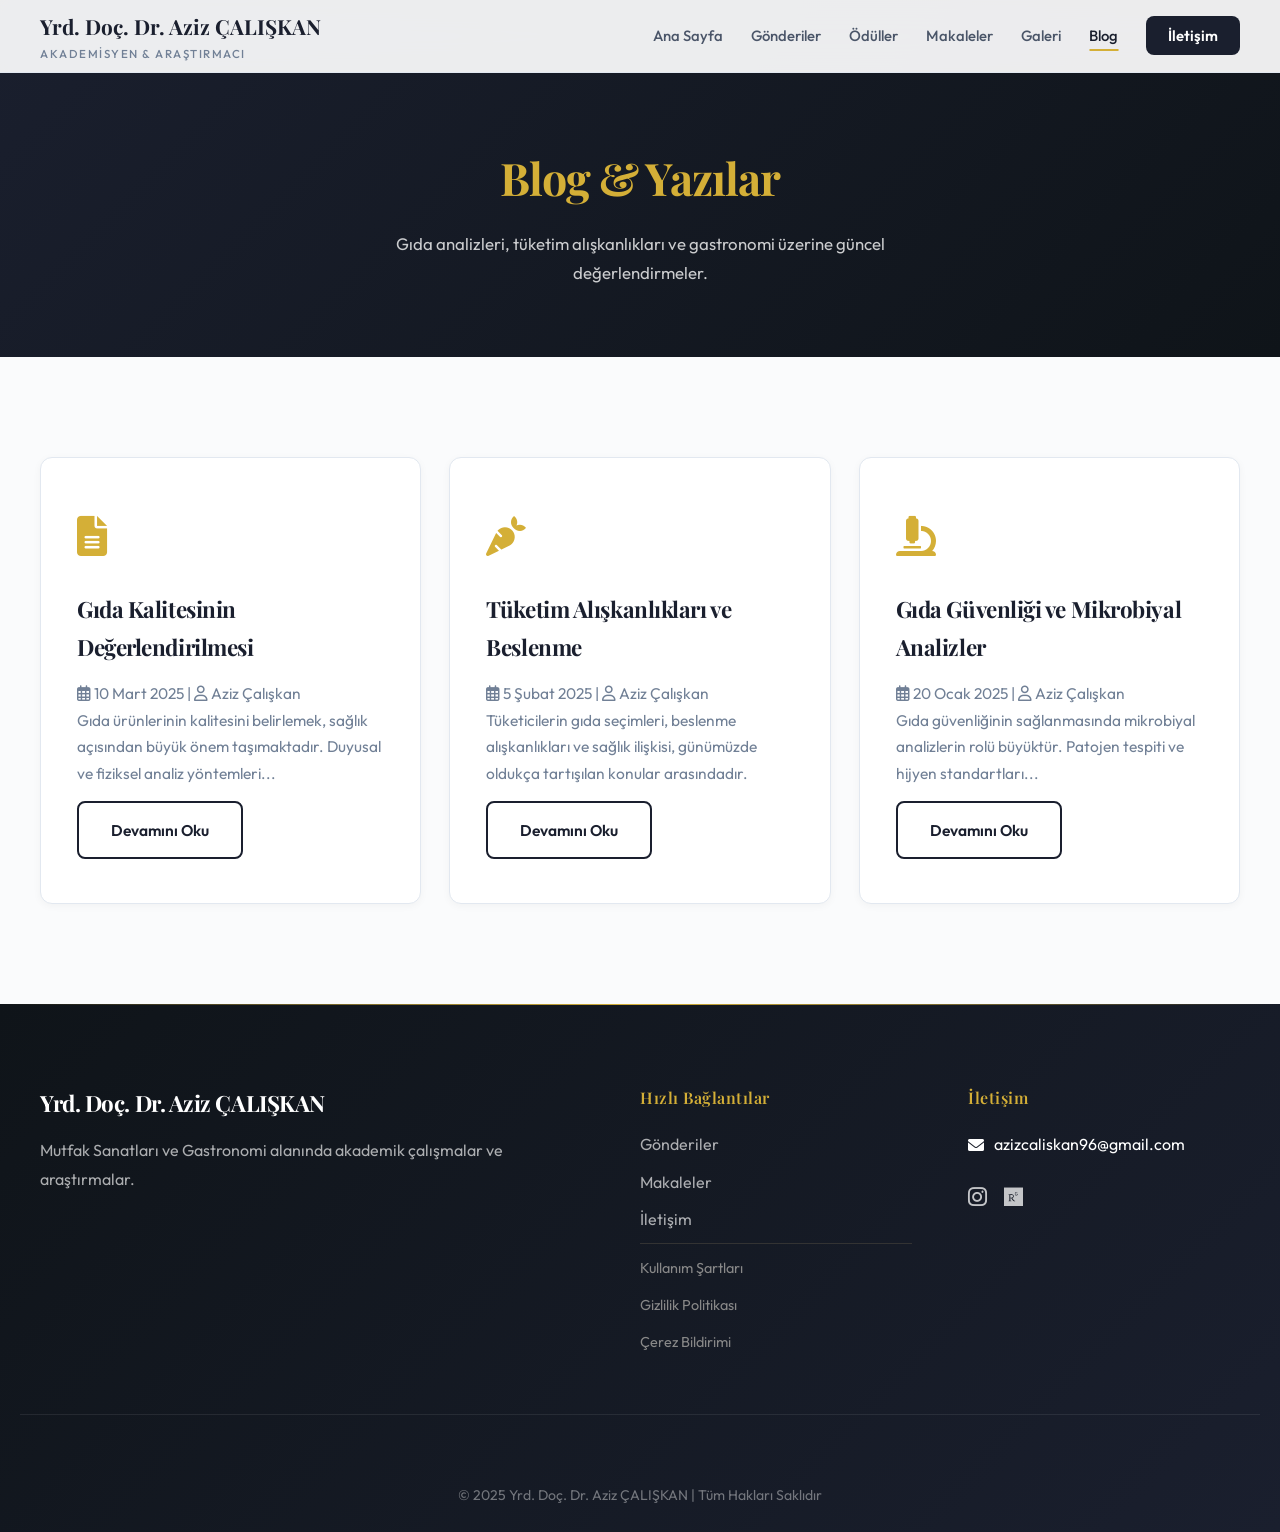
<file: pages/blog.html>
﻿<!DOCTYPE html>
<html lang="tr">

<head>
    <meta charset="UTF-8">
    <meta name="viewport" content="width=device-width, initial-scale=1.0">
    <title>Blog - Yrd. Doç. Dr. Aziz ÇALIŞKAN</title>

    <link rel="stylesheet" href="../public/css/index.css">

    <link
        href="https://fonts.googleapis.com/css2?family=Outfit:wght@300;400;500;700&family=Playfair+Display:ital,wght@0,400;0,700;1,400&display=swap"
        rel="stylesheet">

    <link rel="stylesheet" href="https://cdnjs.cloudflare.com/ajax/libs/font-awesome/6.0.0/css/all.min.css"
        integrity="sha512-9usAa10IRO0HhonpyAIVpjrylPvoDwiPUiKdWk5t3PyolY1cOd4DSE0Ga+ri4AuTroPR5aQvXU9xC6qOPnzFeg=="
        crossorigin="anonymous" referrerpolicy="no-referrer" />

    <!-- Global Settings Checker -->
</head>

<body>

    <header class="header">
        <div class="container navbar">
            <a href="../index.html" class="logo">
                <span class="logo-title">Yrd. Doç. Dr. Aziz ÇALIŞKAN</span>
                <span class="logo-subtitle">Akademisyen & Araştırmacı</span>
            </a>

            <nav class="nav-menu">
                <ul class="nav-list">
                    <li class="nav-item"><a href="../index.html" class="nav-link">Ana Sayfa</a></li>
                    <li class="nav-item"><a href="gonderiler.html" class="nav-link">Gönderiler</a></li>
                    <li class="nav-item"><a href="oduller.html" class="nav-link">Ödüller</a></li>
                    <li class="nav-item"><a href="makaleler.html" class="nav-link">Makaleler</a></li>
                    <li class="nav-item"><a href="galeri.html" class="nav-link">Galeri</a></li>
                    <li class="nav-item"><a href="blog.html" class="nav-link active">Blog</a></li>
                    <li class="nav-item"><a href="iletisim.html" class="nav-link contact-btn">İletişim</a></li>
                </ul>
            </nav>

            <div class="hamburger">
                <span class="bar"></span>
                <span class="bar"></span>
                <span class="bar"></span>
            </div>
        </div>
    </header>

    <main>
        <section class="page-header">
            <div class="container">
                <h1>Blog & Yazılar</h1>
                <p>Gıda analizleri, tüketim alışkanlıkları ve gastronomi üzerine güncel değerlendirmeler.</p>
            </div>
        </section>

        <section class="section">
            <div class="container">
                <div class="grid-layout" id="blog-posts-container">
                    <!-- Static Posts -->
                    <article class="card">
                        <div class="icon-box">
                            <i class="fas fa-file-alt"></i>
                        </div>
                        <h3>Gıda Kalitesinin Değerlendirilmesi</h3>
                        <p class="post-meta"><i class="far fa-calendar-alt"></i> 10 Mart 2025 | <i
                                class="far fa-user"></i> Aziz Çalışkan</p>
                        <p>Gıda ürünlerinin kalitesini belirlemek, sağlık açısından büyük önem taşımaktadır. Duyusal ve
                            fiziksel analiz yöntemleri...</p>
                        <a href="#" class="btn btn-outline" style="margin-top: 15px;">Devamını Oku</a>
                    </article>

                    <!-- Blog Post 2 -->
                    <article class="card">
                        <div class="icon-box">
                            <i class="fas fa-carrot"></i>
                        </div>
                        <h3>Tüketim Alışkanlıkları ve Beslenme</h3>
                        <p class="post-meta"><i class="far fa-calendar-alt"></i> 5 Şubat 2025 | <i
                                class="far fa-user"></i> Aziz Çalışkan</p>
                        <p>Tüketicilerin gıda seçimleri, beslenme alışkanlıkları ve sağlık ilişkisi, günümüzde oldukça
                            tartışılan konular arasındadır.</p>
                        <a href="#" class="btn btn-outline" style="margin-top: 15px;">Devamını Oku</a>
                    </article>

                    <!-- Blog Post 3 -->
                    <article class="card">
                        <div class="icon-box">
                            <i class="fas fa-microscope"></i>
                        </div>
                        <h3>Gıda Güvenliği ve Mikrobiyal Analizler</h3>
                        <p class="post-meta"><i class="far fa-calendar-alt"></i> 20 Ocak 2025 | <i
                                class="far fa-user"></i> Aziz Çalışkan</p>
                        <p>Gıda güvenliğinin sağlanmasında mikrobiyal analizlerin rolü büyüktür. Patojen tespiti ve
                            hijyen standartları...</p>
                        <a href="#" class="btn btn-outline" style="margin-top: 15px;">Devamını Oku</a>
                    </article>
                </div>
            </div>
        </section>
    </main>

    <footer class="footer">
        <div class="container footer-content">
            <div class="footer-left">
                <h3>Yrd. Doç. Dr. Aziz ÇALIŞKAN</h3>
                <p>Mutfak Sanatları ve Gastronomi alanında akademik çalışmalar ve araştırmalar.</p>
            </div>

            <div class="footer-links">
                <h4>Hızlı Bağlantılar</h4>
                <ul>
                    <li><a href="gonderiler.html">Gönderiler</a></li>
                    <li><a href="makaleler.html">Makaleler</a></li>
                    <li><a href="iletisim.html">İletişim</a></li>
                    <li style="margin-top: 10px; border-top: 1px solid #333; padding-top: 10px;"><a
                            href="kullanim-sartlari.html" style="font-size: 0.9em; color: #888;">Kullanım Şartları</a>
                    </li>
                    <li><a href="gizlilik-politikasi.html" style="font-size: 0.9em; color: #888;">Gizlilik
                            Politikası</a></li>
                    <li><a href="cerez-bildirimi.html" style="font-size: 0.9em; color: #888;">Çerez Bildirimi</a></li>
                </ul>
            </div>

            <div class="footer-contact">
                <h4>İletişim</h4>
                <a href="mailto:azizcaliskan96@gmail.com" class="footer-mail"><i class="fas fa-envelope"></i>
                    azizcaliskan96@gmail.com</a>
                <div class="social-icons-footer">
                    <a href="https://www.instagram.com/azizcaliskan25/" target="_blank"><i
                            class="fab fa-instagram"></i></a>
                    <a href="https://www.researchgate.net/profile/Aziz-Caliskan-3" target="_blank"><i
                            class="fab fa-researchgate"></i></a>
                </div>
            </div>
        </div>
        <div class="footer-bottom">
            <p>&copy; 2025 Yrd. Doç. Dr. Aziz ÇALIŞKAN | Tüm Hakları Saklıdır</p>
        </div>
    </footer>

    <script src="../public/js/main.js"></script>
    <script src="../public/js/blog.js"></script>

</body>

</html>
</file>
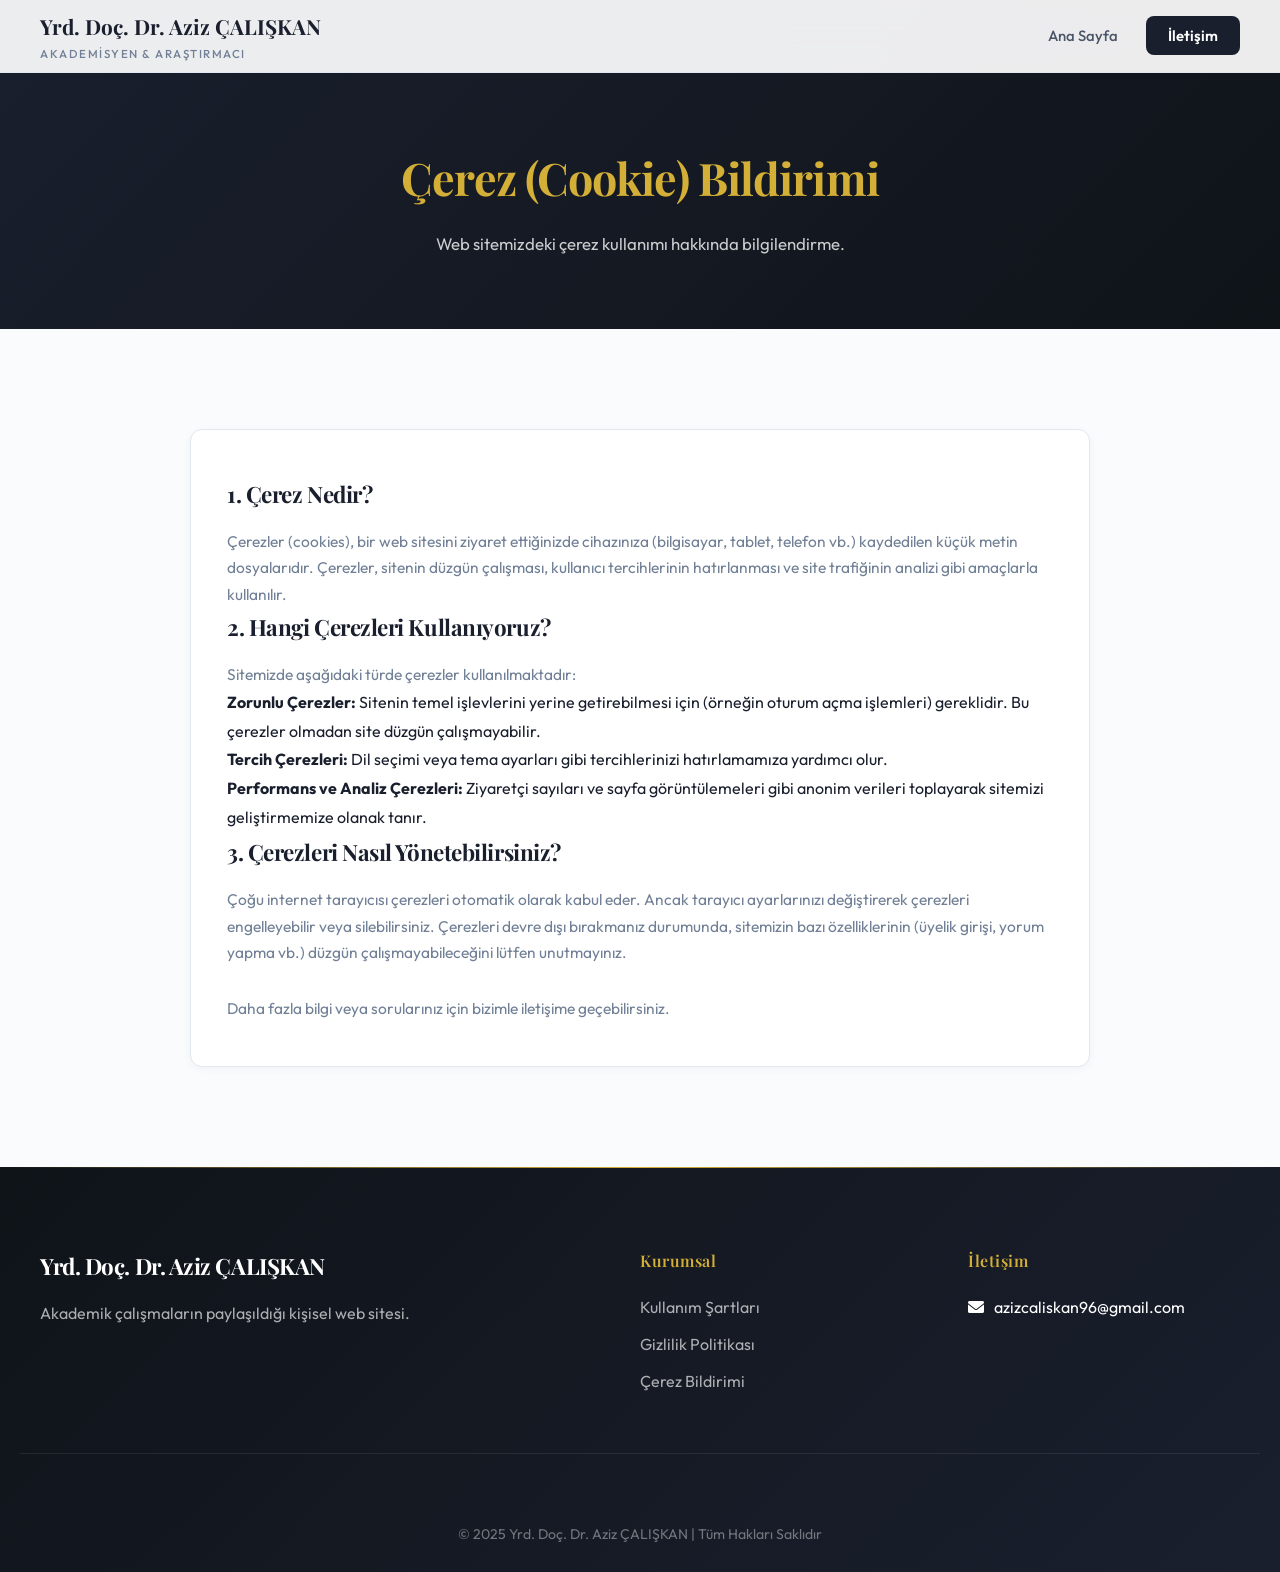
<file: pages/cerez-bildirimi.html>
﻿<!DOCTYPE html>
<html lang="tr">

<head>
    <meta charset="UTF-8">
    <meta name="viewport" content="width=device-width, initial-scale=1.0">
    <title>Çerez Bildirimi - Yrd. Doç. Dr. Aziz ÇALIŞKAN</title>
    <link rel="stylesheet" href="../public/css/index.css">
    <link
        href="https://fonts.googleapis.com/css2?family=Outfit:wght@300;400;500;700&family=Playfair+Display:ital,wght@0,400;0,700;1,400&display=swap"
        rel="stylesheet">
    <link rel="stylesheet" href="https://cdnjs.cloudflare.com/ajax/libs/font-awesome/6.0.0/css/all.min.css">
</head>

<body>

    <header class="header">
        <div class="container navbar">
            <a href="../index.html" class="logo">
                <span class="logo-title">Yrd. Doç. Dr. Aziz ÇALIŞKAN</span>
                <span class="logo-subtitle">Akademisyen & Araştırmacı</span>
            </a>
            <nav class="nav-menu">
                <ul class="nav-list">
                    <li class="nav-item"><a href="../index.html" class="nav-link">Ana Sayfa</a></li>
                    <li class="nav-item"><a href="iletisim.html" class="nav-link contact-btn">İletişim</a></li>
                </ul>
            </nav>
        </div>
    </header>

    <main>
        <section class="page-header">
            <div class="container">
                <h1>Çerez (Cookie) Bildirimi</h1>
                <p>Web sitemizdeki çerez kullanımı hakkında bilgilendirme.</p>
            </div>
        </section>

        <section class="section">
            <div class="container">
                <div class="card" style="max-width: 900px; margin: 0 auto; line-height: 1.8;">
                    <h3>1. Çerez Nedir?</h3>
                    <p>Çerezler (cookies), bir web sitesini ziyaret ettiğinizde cihazınıza (bilgisayar, tablet, telefon
                        vb.)
                        kaydedilen küçük metin dosyalarıdır. Çerezler, sitenin düzgün çalışması, kullanıcı tercihlerinin
                        hatırlanması ve site trafiğinin analizi gibi amaçlarla kullanılır.</p>

                    <h3>2. Hangi Çerezleri Kullanıyoruz?</h3>
                    <p>Sitemizde aşağıdaki türde çerezler kullanılmaktadır:</p>
                    <ul>
                        <li><strong>Zorunlu Çerezler:</strong> Sitenin temel işlevlerini yerine getirebilmesi için
                            (örneğin
                            oturum açma işlemleri) gereklidir. Bu çerezler olmadan site düzgün çalışmayabilir.</li>
                        <li><strong>Tercih Çerezleri:</strong> Dil seçimi veya tema ayarları gibi tercihlerinizi
                            hatırlamamıza
                            yardımcı olur.</li>
                        <li><strong>Performans ve Analiz Çerezleri:</strong> Ziyaretçi sayıları ve sayfa görüntülemeleri
                            gibi
                            anonim verileri toplayarak sitemizi geliştirmemize olanak tanır.</li>
                    </ul>

                    <h3>3. Çerezleri Nasıl Yönetebilirsiniz?</h3>
                    <p>Çoğu internet tarayıcısı çerezleri otomatik olarak kabul eder. Ancak tarayıcı ayarlarınızı
                        değiştirerek
                        çerezleri engelleyebilir veya silebilirsiniz. Çerezleri devre dışı bırakmanız durumunda,
                        sitemizin bazı
                        özelliklerinin (üyelik girişi, yorum yapma vb.) düzgün çalışmayabileceğini lütfen unutmayınız.
                    </p>

                    <p style="margin-top: 30px;">Daha fazla bilgi veya sorularınız için bizimle iletişime
                        geçebilirsiniz.</p>
                </div>
            </div>
        </section>
    </main>

    <footer class="footer">
        <div class="container footer-content">
            <div class="footer-left">
                <h3>Yrd. Doç. Dr. Aziz ÇALIŞKAN</h3>
                <p>Akademik çalışmaların paylaşıldığı kişisel web sitesi.</p>
            </div>
            <div class="footer-links">
                <h4>Kurumsal</h4>
                <ul>
                    <li><a href="kullanim-sartlari.html">Kullanım Şartları</a></li>
                    <li><a href="gizlilik-politikasi.html">Gizlilik Politikası</a></li>
                    <li><a href="cerez-bildirimi.html">Çerez Bildirimi</a></li>
                </ul>
            </div>
            <div class="footer-contact">
                <h4>İletişim</h4>
                <a href="mailto:azizcaliskan96@gmail.com" class="footer-mail"><i class="fas fa-envelope"></i>
                    azizcaliskan96@gmail.com</a>
            </div>
        </div>
        <div class="footer-bottom">
            <p>&copy; 2025 Yrd. Doç. Dr. Aziz ÇALIŞKAN | Tüm Hakları Saklıdır</p>
        </div>
    </footer>

</body>

</html>
</file>
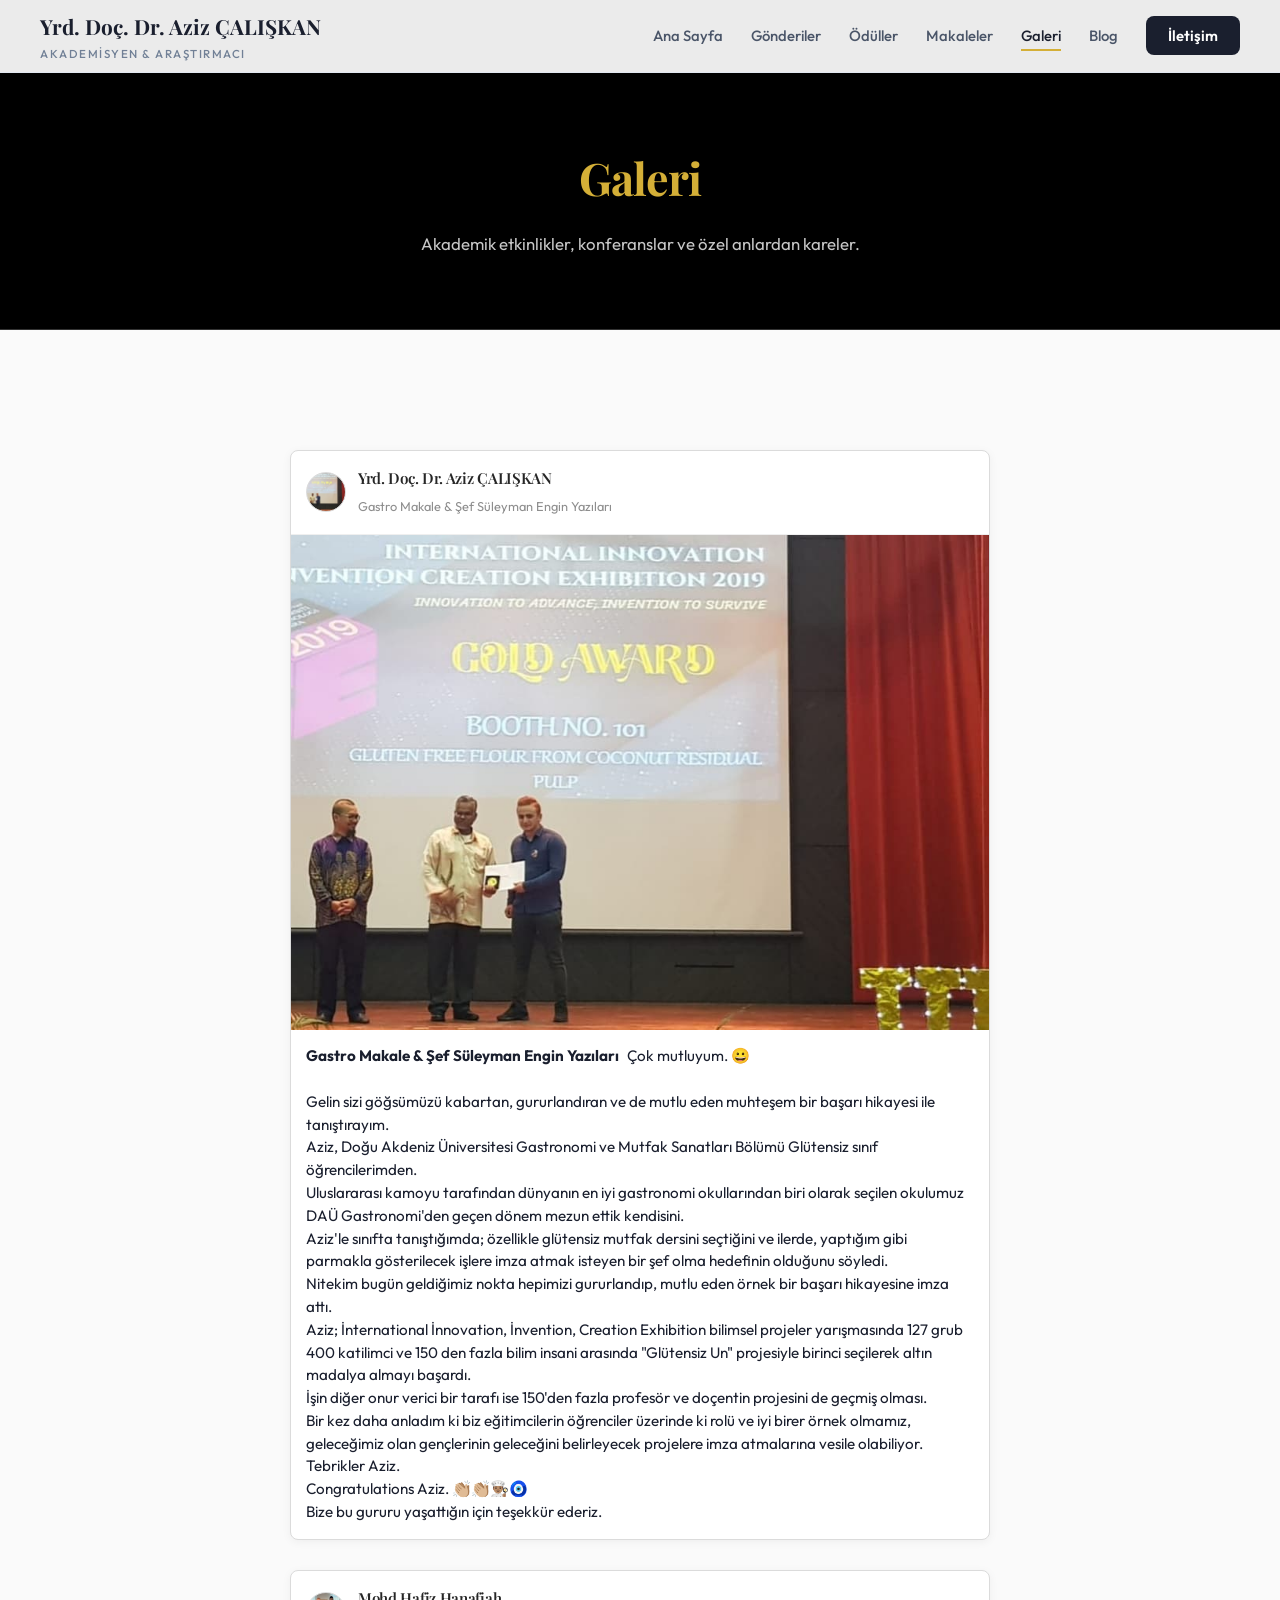
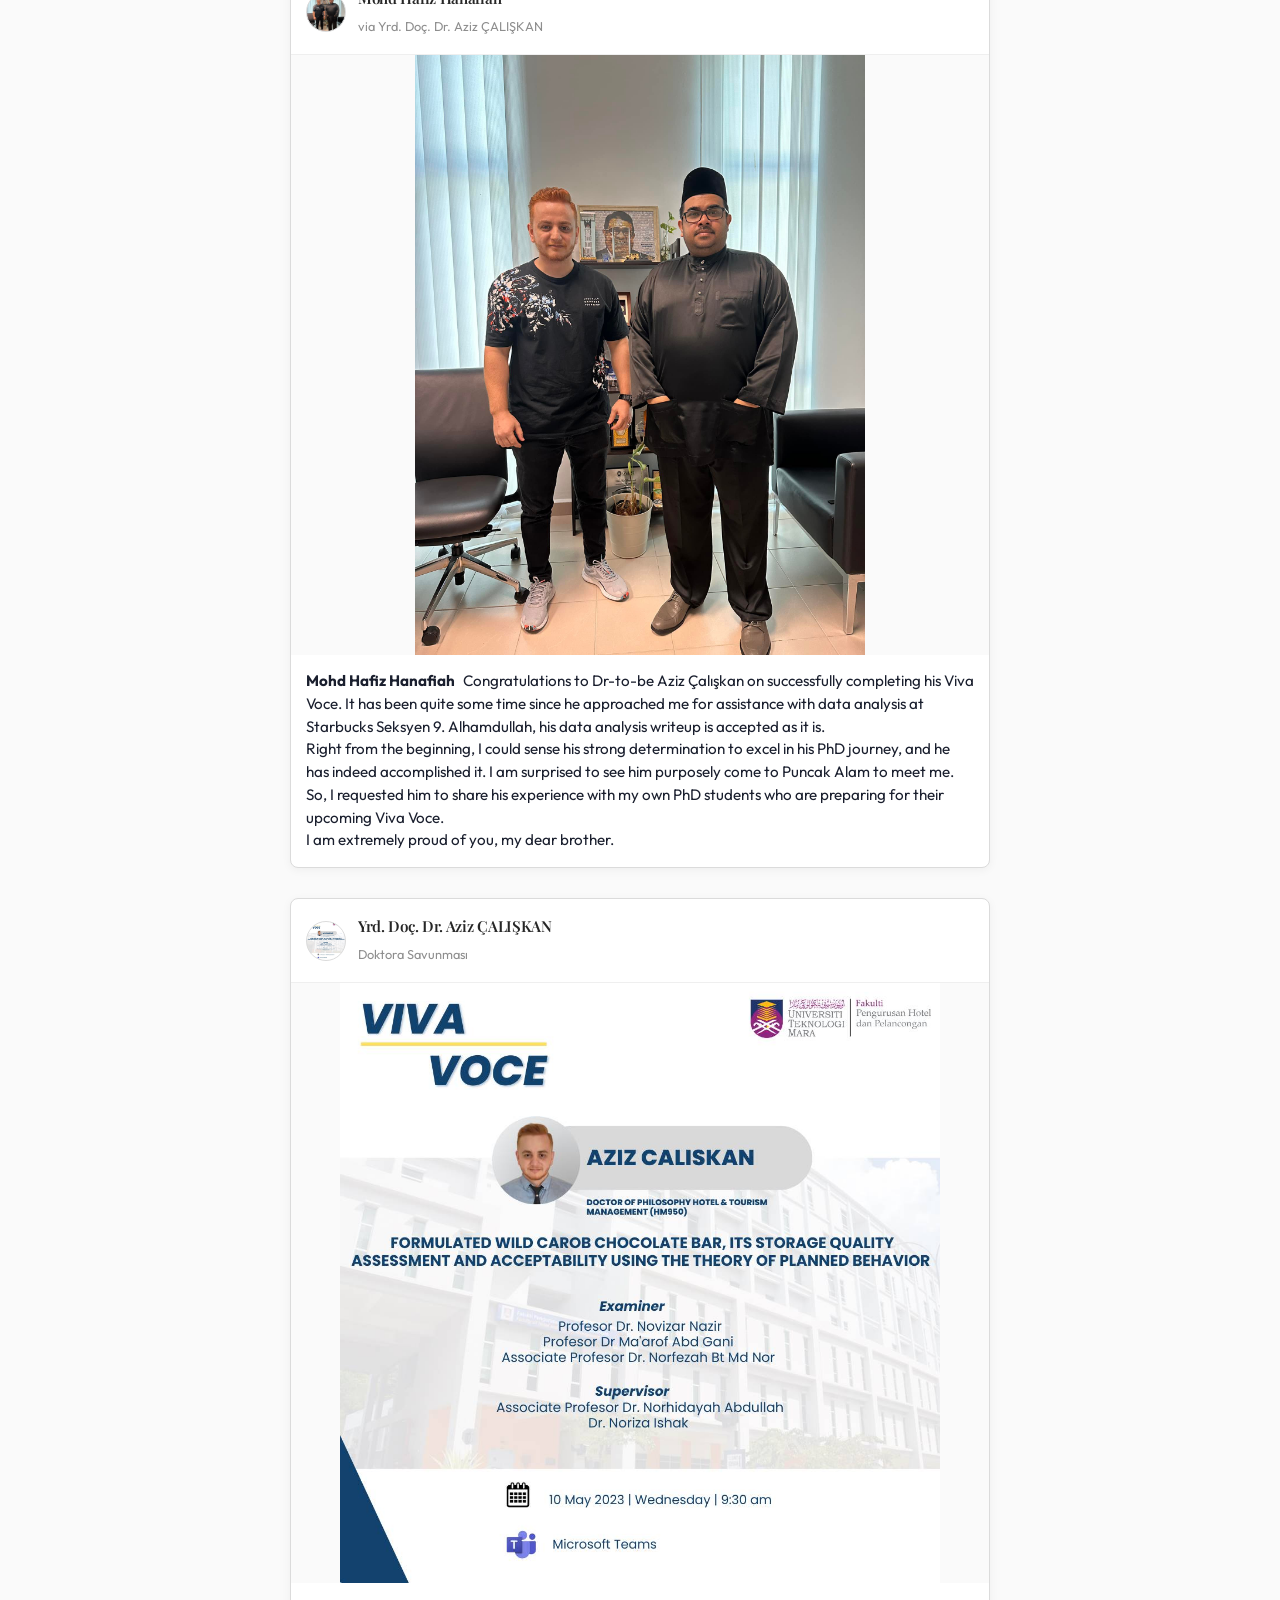
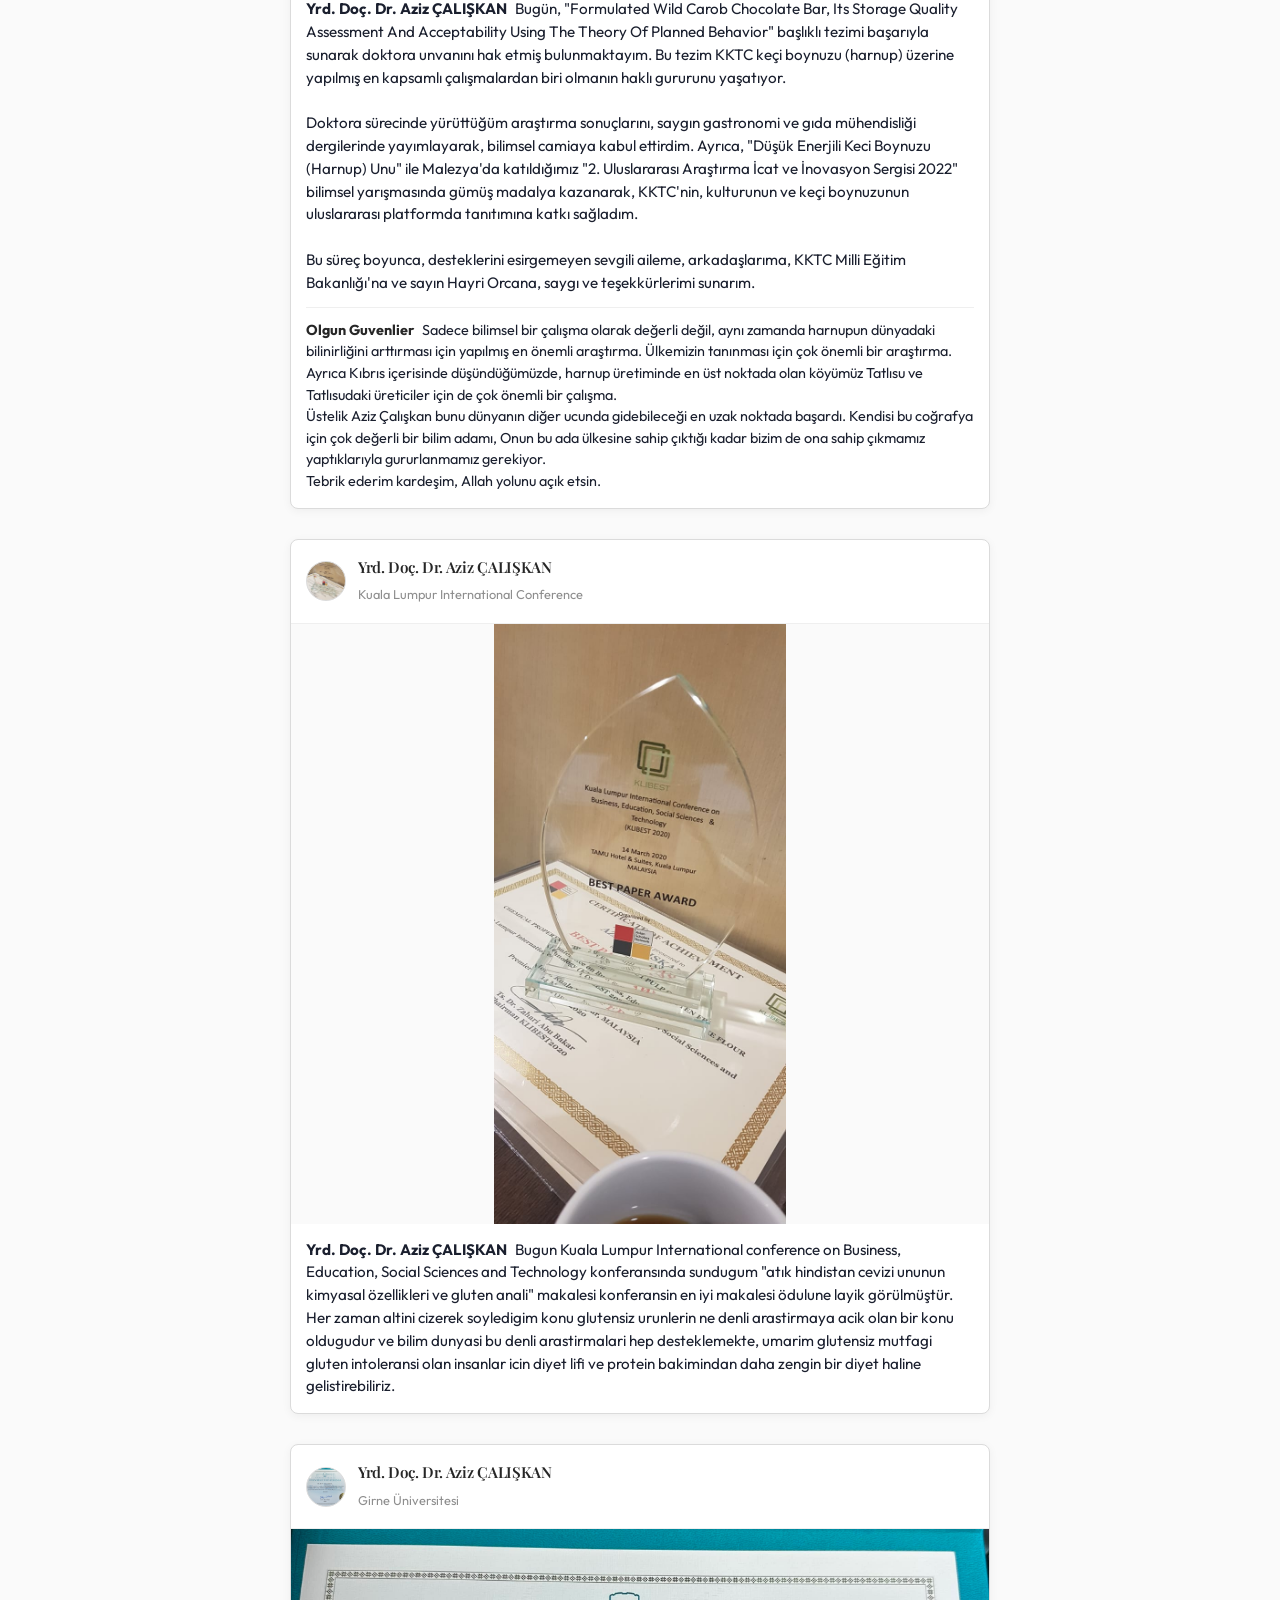
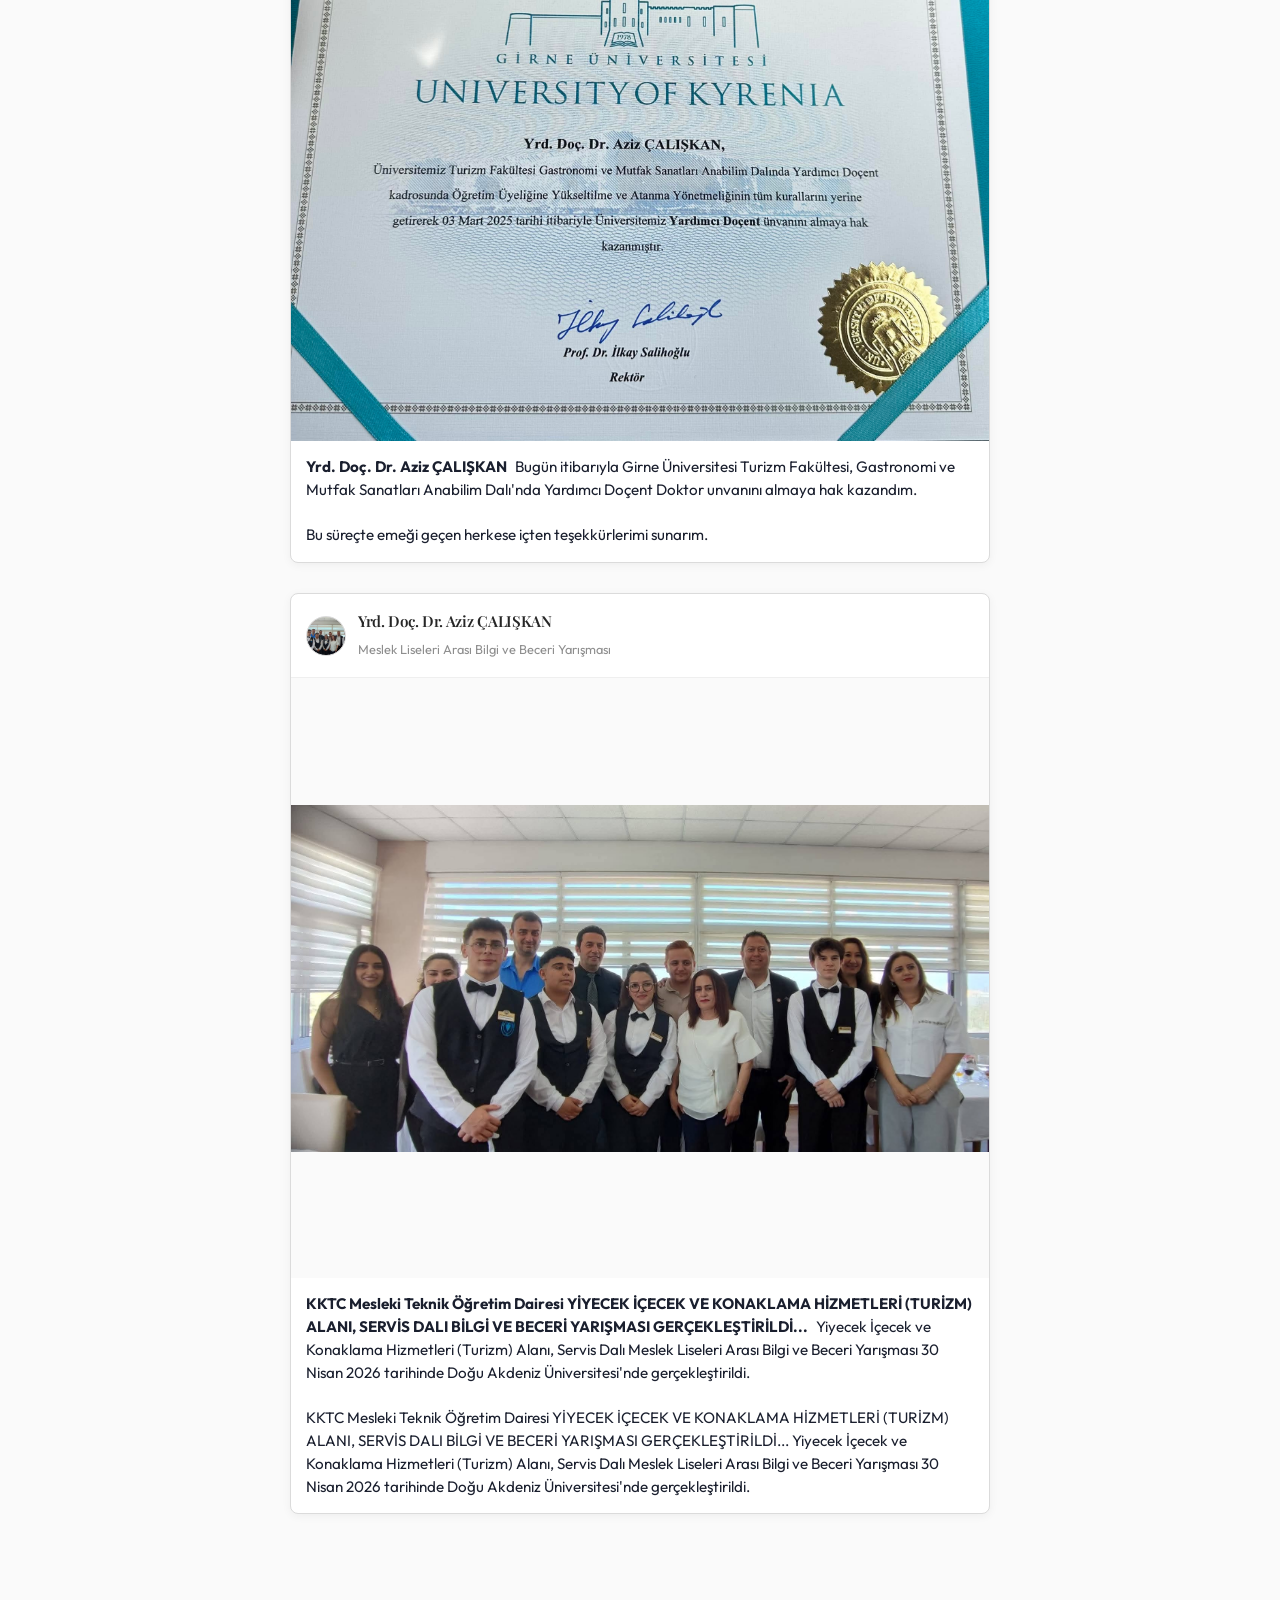
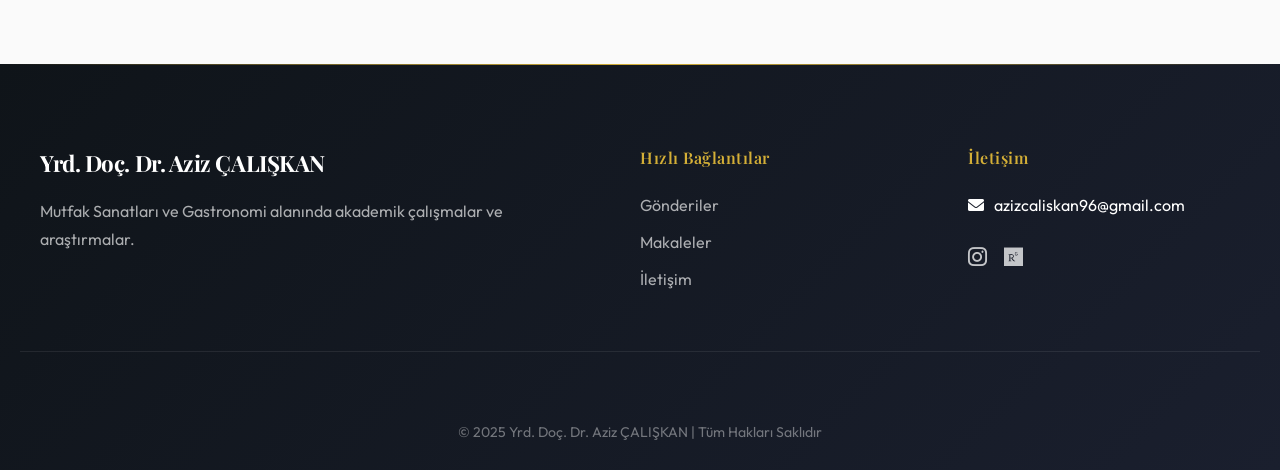
<file: pages/galeri.html>
<!DOCTYPE html>
<html lang="tr">

<head>
    <meta charset="UTF-8">
    <meta name="viewport" content="width=device-width, initial-scale=1.0">
    <title>Galeri - Yrd. Doç. Dr. Aziz ÇALIŞKAN</title>

    <link rel="stylesheet" href="../public/css/index.css">

    <link
        href="https://fonts.googleapis.com/css2?family=Outfit:wght@300;400;500;700&family=Playfair+Display:ital,wght@0,400;0,700;1,400&display=swap"
        rel="stylesheet">

    <link rel="stylesheet" href="https://cdnjs.cloudflare.com/ajax/libs/font-awesome/6.0.0/css/all.min.css"
        integrity="sha512-9usAa10IRO0HhonpyAIVpjrylPvoDwiPUiKdWk5t3PyolY1cOd4DSE0Ga+ri4AuTroPR5aQvXU9xC6qOPnzFeg=="
        crossorigin="anonymous" referrerpolicy="no-referrer" />
    <style>
        .feed-container {
            max-width: 700px;
            margin: 0 auto;
            padding: 20px 0;
        }

        .social-post {
            background: #fff;
            border: 1px solid #dbdbdb;
            border-radius: 8px;
            margin-bottom: 30px;
            overflow: hidden;
            box-shadow: 0 2px 10px rgba(0, 0, 0, 0.05);
        }

        .post-header {
            display: flex;
            align-items: center;
            padding: 15px;
            border-bottom: 1px solid #efefef;
        }

        .user-avatar {
            width: 40px;
            height: 40px;
            border-radius: 50%;
            background-color: #eee;
            background-image: url('../public/images/akdenizuniversitesi1.jpg');
            background-size: cover;
            background-position: center;
            margin-right: 12px;
            border: 1px solid #dbdbdb;
        }

        .user-info h4 {
            font-size: 0.95rem;
            font-weight: 600;
            margin: 0;
            color: #262626;
        }

        .user-info span {
            font-size: 0.8rem;
            color: #8e8e8e;
        }

        .post-media {
            width: 100%;
            background-color: #fafafa;
        }

        .post-media img {
            width: 100%;
            display: block;
            max-height: 600px;
            object-fit: contain;
        }

        .post-content {
            padding: 15px;
        }

        .caption {
            font-size: 0.95rem;
            line-height: 1.5;
        }

        .caption strong {
            margin-right: 5px;
        }

        .comment {
            font-size: 0.9rem;
            margin-top: 12px;
            padding-top: 12px;
            border-top: 1px solid #efefef;
            line-height: 1.5;
        }

        .comment strong {
            margin-right: 5px;
            color: #262626;
        }

        .carousel-scroll {
            display: flex;
            overflow-x: auto;
            scroll-snap-type: x mandatory;
        }

        .carousel-scroll img {
            scroll-snap-align: center;
            min-width: 100%;
        }

        @media (max-width: 600px) {
            .feed-container {
                padding: 10px;
            }
        }
    </style>
</head>

<body>

    <header class="header">
        <div class="container navbar">
            <a href="../index.html" class="logo">
                <span class="logo-title">Yrd. Doç. Dr. Aziz ÇALIŞKAN</span>
                <span class="logo-subtitle">Akademisyen & Araştırmacı</span>
            </a>

            <nav class="nav-menu">
                <ul class="nav-list">
                    <li class="nav-item"><a href="../index.html" class="nav-link">Ana Sayfa</a></li>
                    <li class="nav-item"><a href="gonderiler.html" class="nav-link">Gönderiler</a></li>
                    <li class="nav-item"><a href="oduller.html" class="nav-link">Ödüller</a></li>
                    <li class="nav-item"><a href="makaleler.html" class="nav-link">Makaleler</a></li>
                    <li class="nav-item"><a href="galeri.html" class="nav-link active">Galeri</a></li>
                    <li class="nav-item"><a href="blog.html" class="nav-link">Blog</a></li>
                    <li class="nav-item"><a href="iletisim.html" class="nav-link contact-btn">İletişim</a></li>
                </ul>
            </nav>

            <div class="hamburger">
                <span class="bar"></span>
                <span class="bar"></span>
                <span class="bar"></span>
            </div>
        </div>
    </header>

    <main style="background-color: #fafafa; min-height: 100vh;">
        <section class="page-header" style="background: black; color: white; border-bottom: 1px solid #333;">
            <div class="container">
                <h1>Galeri</h1>
                <p>Akademik etkinlikler, konferanslar ve özel anlardan kareler.</p>
            </div>
        </section>

        <section class="section">
            <div class="feed-container">

                <!-- Post 1: GastroMakale -->
                <article class="social-post">
                    <div class="post-header">
                        <div class="user-avatar"
                            style="background-image: url('../public/images/GastroMakale&ŞefSüleymanEnginYazıları1.jpg');">
                        </div>
                        <div class="user-info">
                            <h4>Yrd. Doç. Dr. Aziz ÇALIŞKAN</h4>
                            <span>Gastro Makale & Şef Süleyman Engin Yazıları</span>
                        </div>
                    </div>
                    <div class="post-media">
                        <div class="carousel-scroll">
                            <img src="../public/images/GastroMakale&ŞefSüleymanEnginYazıları1.jpg" alt="Post Image 1">
                            <img src="../public/images/GastroMakale&ŞefSüleymanEnginYazıları2.jpg" alt="Post Image 2">
                            <img src="../public/images/GastroMakale&ŞefSüleymanEnginYazıları3.jpg.jpg" alt="Post Image 3">
                            <img src="../public/images/GastroMakale&ŞefSüleymanEnginYazıları4.jpg.jpg" alt="Post Image 4">
                            <img src="../public/images/GastroMakale&ŞefSüleymanEnginYazıları5.jpg.jpg" alt="Post Image 5">
                        </div>
                    </div>
                    <div class="post-content">
                        <div class="caption">
                            <strong>Gastro Makale & Şef Süleyman Engin Yazıları</strong>
                            Çok mutluyum. 😀<br><br>
                            Gelin sizi göğsümüzü kabartan, gururlandıran ve de mutlu eden muhteşem bir başarı hikayesi
                            ile tanıştırayım. <br>
                            Aziz, Doğu Akdeniz Üniversitesi Gastronomi ve Mutfak Sanatları Bölümü Glütensiz sınıf
                            öğrencilerimden.<br>
                            Uluslararası kamoyu tarafından dünyanın en iyi gastronomi okullarından biri olarak seçilen
                            okulumuz DAÜ Gastronomi'den geçen dönem mezun ettik kendisini.<br>
                            Aziz'le sınıfta tanıştığımda; özellikle glütensiz mutfak dersini seçtiğini ve ilerde,
                            yaptığım gibi parmakla gösterilecek işlere imza atmak isteyen bir şef olma hedefinin
                            olduğunu söyledi.<br>
                            Nitekim bugün geldiğimiz nokta hepimizi gururlandıp, mutlu eden örnek bir başarı hikayesine
                            imza attı. <br>
                            Aziz; İnternational İnnovation, İnvention, Creation Exhibition bilimsel projeler
                            yarışmasında
                            127 grub 400 katilimci ve 150 den fazla bilim insani arasında "Glütensiz Un" projesiyle
                            birinci seçilerek altın madalya almayı başardı.<br>
                            İşin diğer onur verici bir tarafı ise 150'den fazla profesör ve doçentin projesini de geçmiş
                            olması. <br>
                            Bir kez daha anladım ki biz eğitimcilerin öğrenciler üzerinde ki rolü ve iyi birer örnek
                            olmamız, geleceğimiz olan gençlerinin geleceğini belirleyecek projelere imza atmalarına
                            vesile olabiliyor.<br>
                            Tebrikler Aziz.<br>
                            Congratulations Aziz. 👏🏼👏🏼👨🏽‍🍳🧿<br>
                            Bize bu gururu yaşattığın için teşekkür ederiz.
                        </div>
                    </div>
                </article>

                <!-- Post 2: Viva Voce -->
                <article class="social-post">
                    <div class="post-header">
                        <div class="user-avatar" style="background-image: url('../public/images/VivaVoce1.jpg');"></div>
                        <div class="user-info">
                            <h4>Mohd Hafiz Hanafiah</h4>
                            <span>via Yrd. Doç. Dr. Aziz ÇALIŞKAN</span>
                        </div>
                    </div>
                    <div class="post-media">
                        <div class="carousel-scroll">
                            <img src="../public/images/VivaVoce1.jpg" alt="Viva Voce 1">
                            <img src="../public/images/VivaVoce2.jpg" alt="Viva Voce 2">
                            <img src="../public/images/VivaVoce3.jpg" alt="Viva Voce 3">
                        </div>
                    </div>
                    <div class="post-content">
                        <div class="caption">
                            <strong>Mohd Hafiz Hanafiah</strong>
                            Congratulations to Dr-to-be Aziz Çalışkan on successfully completing his Viva Voce. It has
                            been quite some time since he approached me for assistance with data analysis at Starbucks
                            Seksyen 9. Alhamdullah, his data analysis writeup is accepted as it is. <br>
                            Right from the beginning, I could sense his strong determination to excel in his PhD
                            journey, and he has indeed accomplished it. I am surprised to see him purposely come to
                            Puncak Alam to meet me. So, I requested him to share his experience with my own PhD students
                            who are preparing for their upcoming Viva Voce.<br>
                            I am extremely proud of you, my dear brother.
                        </div>
                    </div>
                </article>

                <!-- Post 3: Viva Olgun -->
                <article class="social-post">
                    <div class="post-header">
                        <div class="user-avatar" style="background-image: url('../public/images/vivaolgun.jpg');"></div>
                        <div class="user-info">
                            <h4>Yrd. Doç. Dr. Aziz ÇALIŞKAN</h4>
                            <span>Doktora Savunması</span>
                        </div>
                    </div>
                    <div class="post-media">
                        <img src="../public/images/vivaolgun.jpg" alt="Viva Olgun">
                    </div>
                    <div class="post-content">
                        <div class="caption">
                            <strong>Yrd. Doç. Dr. Aziz ÇALIŞKAN</strong>
                            Bugün, "Formulated Wild Carob Chocolate Bar, Its Storage Quality Assessment And
                            Acceptability Using The Theory Of Planned Behavior" başlıklı tezimi başarıyla sunarak
                            doktora unvanını hak etmiş bulunmaktayım. Bu tezim KKTC keçi boynuzu (harnup) üzerine
                            yapılmış en kapsamlı çalışmalardan biri olmanın haklı gururunu yaşatıyor. <br><br>
                            Doktora sürecinde yürüttüğüm araştırma sonuçlarını, saygın gastronomi ve gıda mühendisliği
                            dergilerinde yayımlayarak, bilimsel camiaya kabul ettirdim. Ayrıca, "Düşük Enerjili Keci
                            Boynuzu (Harnup) Unu" ile Malezya'da katıldığımız "2. Uluslararası Araştırma İcat ve
                            İnovasyon Sergisi 2022" bilimsel yarışmasında gümüş madalya kazanarak, KKTC'nin, kulturunun
                            ve keçi boynuzunun uluslararası platformda tanıtımına katkı sağladım.<br><br>
                            Bu süreç boyunca, desteklerini esirgemeyen sevgili aileme, arkadaşlarıma, KKTC Milli Eğitim
                            Bakanlığı'na ve sayın Hayri Orcana, saygı ve teşekkürlerimi sunarım.
                        </div>
                        <div class="comment">
                            <strong>Olgun Guvenlier</strong>
                            Sadece bilimsel bir çalışma olarak değerli değil, aynı zamanda harnupun dünyadaki
                            bilinirliğini arttırması için yapılmış en önemli araştırma. Ülkemizin tanınması için çok
                            önemli bir araştırma. <br>
                            Ayrıca Kıbrıs içerisinde düşündüğümüzde, harnup üretiminde en üst noktada olan köyümüz
                            Tatlısu ve Tatlısudaki üreticiler için de çok önemli bir çalışma.<br>
                            Üstelik Aziz Çalışkan bunu dünyanın diğer ucunda gidebileceği en uzak noktada başardı.
                            Kendisi bu coğrafya için çok değerli bir bilim adamı, Onun bu ada ülkesine sahip çıktığı
                            kadar bizim de ona sahip çıkmamız yaptıklarıyla gururlanmamız gerekiyor. <br>
                            Tebrik ederim kardeşim, Allah yolunu açık etsin.
                        </div>
                    </div>
                </article>

                <!-- Post 4: Kuala Lumpur -->
                <article class="social-post">
                    <div class="post-header">
                        <div class="user-avatar"
                            style="background-image: url('../public/images/KualaLumpurInternationalconferenceonBusiness,Education,SocialSciencesandTechnologykonferansı.jpg');">
                        </div>
                        <div class="user-info">
                            <h4>Yrd. Doç. Dr. Aziz ÇALIŞKAN</h4>
                            <span>Kuala Lumpur International Conference</span>
                        </div>
                    </div>
                    <div class="post-media">
                        <img src="../public/images/KualaLumpurInternationalconferenceonBusiness,Education,SocialSciencesandTechnologykonferansı.jpg"
                            alt="Kuala Lumpur Conference">
                    </div>
                    <div class="post-content">
                        <div class="caption">
                            <strong>Yrd. Doç. Dr. Aziz ÇALIŞKAN</strong>
                            Bugun Kuala Lumpur International conference on Business, Education, Social Sciences and
                            Technology konferansında sundugum "atık hindistan cevizi ununun kimyasal özellikleri ve
                            gluten anali" makalesi konferansin en iyi makalesi ödulune layik görülmüştür.<br>
                            Her zaman altini cizerek soyledigim konu glutensiz urunlerin ne denli arastirmaya acik olan
                            bir konu oldugudur ve bilim dunyasi bu denli arastirmalari hep desteklemekte, umarim
                            glutensiz mutfagi gluten intoleransi olan insanlar icin diyet lifi ve protein bakimindan
                            daha zengin bir diyet haline gelistirebiliriz.
                        </div>
                    </div>
                </article>

                <!-- Post 5: Girne Üniversitesi -->
                <article class="social-post">
                    <div class="post-header">
                        <div class="user-avatar"
                            style="background-image: url('../public/images/girne.jpg');">
                        </div>
                        <div class="user-info">
                            <h4>Yrd. Doç. Dr. Aziz ÇALIŞKAN</h4>
                            <span>Girne Üniversitesi</span>
                        </div>
                    </div>
                    <div class="post-media">
                        <img src="../public/images/girne.jpg" alt="Girne Üniversitesi">
                    </div>
                    <div class="post-content">
                        <div class="caption">
                            <strong>Yrd. Doç. Dr. Aziz ÇALIŞKAN</strong>
                            Bugün itibarıyla Girne Üniversitesi Turizm Fakültesi, Gastronomi ve Mutfak Sanatları Anabilim Dalı'nda Yardımcı Doçent Doktor unvanını almaya hak kazandım.<br><br>
                            Bu süreçte emeği geçen herkese içten teşekkürlerimi sunarım.
                        </div>
                    </div>
                </article>

                <!-- Post 6: Arası Bilgi ve Beceri Yarışması -->
                <article class="social-post">
                    <div class="post-header">
                        <div class="user-avatar"
                            style="background-image: url('../public/images/ArasıBilgiveBeceriYarışmas.jpg');">
                        </div>
                        <div class="user-info">
                            <h4>Yrd. Doç. Dr. Aziz ÇALIŞKAN</h4>
                            <span>Meslek Liseleri Arası Bilgi ve Beceri Yarışması</span>
                        </div>
                    </div>
                    <div class="post-media">
                        <div class="carousel-scroll">
                            <img src="../public/images/ArasıBilgiveBeceriYarışmas.jpg" alt="Bilgi ve Beceri Yarışması 1">
                            <img src="../public/images/ArasıBilgiveBeceriYarışmas2.jpg" alt="Bilgi ve Beceri Yarışması 2">
                            <img src="../public/images/ArasıBilgiveBeceriYarışmas3.jpg" alt="Bilgi ve Beceri Yarışması 3">
                            <img src="../public/images/ArasıBilgiveBeceriYarışmas4.jpg" alt="Bilgi ve Beceri Yarışması 4">
                            <img src="../public/images/ArasıBilgiveBeceriYarışmas5.jpg" alt="Bilgi ve Beceri Yarışması 5">
                            <img src="../public/images/ArasıBilgiveBeceriYarışmas6.jpg" alt="Bilgi ve Beceri Yarışması 6">
                        </div>
                    </div>
                    <div class="post-content">
                        <div class="caption">
                            <strong>KKTC Mesleki Teknik Öğretim Dairesi YİYECEK İÇECEK VE KONAKLAMA HİZMETLERİ (TURİZM) ALANI, SERVİS DALI BİLGİ VE BECERİ YARIŞMASI GERÇEKLEŞTİRİLDİ...</strong>
                            Yiyecek İçecek ve Konaklama Hizmetleri (Turizm) Alanı, Servis Dalı Meslek Liseleri Arası Bilgi ve Beceri Yarışması 30 Nisan 2026 tarihinde Doğu Akdeniz Üniversitesi'nde gerçekleştirildi.<br><br>
                            KKTC Mesleki Teknik Öğretim Dairesi YİYECEK İÇECEK VE KONAKLAMA HİZMETLERİ (TURİZM) ALANI, SERVİS DALI BİLGİ VE BECERİ YARIŞMASI GERÇEKLEŞTİRİLDİ... Yiyecek İçecek ve Konaklama Hizmetleri (Turizm) Alanı, Servis Dalı Meslek Liseleri Arası Bilgi ve Beceri Yarışması 30 Nisan 2026 tarihinde Doğu Akdeniz Üniversitesi'nde gerçekleştirildi.
                        </div>
                    </div>
                </article>

            </div>
        </section>
    </main>

    <footer class="footer">
        <div class="container footer-content">
            <div class="footer-left">
                <h3>Yrd. Doç. Dr. Aziz ÇALIŞKAN</h3>
                <p>Mutfak Sanatları ve Gastronomi alanında akademik çalışmalar ve araştırmalar.</p>
            </div>

            <div class="footer-links">
                <h4>Hızlı Bağlantılar</h4>
                <ul>
                    <li><a href="gonderiler.html">Gönderiler</a></li>
                    <li><a href="makaleler.html">Makaleler</a></li>
                    <li><a href="iletisim.html">İletişim</a></li>
                </ul>
            </div>

            <div class="footer-contact">
                <h4>İletişim</h4>
                <a href="mailto:azizcaliskan96@gmail.com" class="footer-mail"><i class="fas fa-envelope"></i>
                    azizcaliskan96@gmail.com</a>
                <div class="social-icons-footer">
                    <a href="https://www.instagram.com/azizcaliskan25/" target="_blank"><i
                            class="fab fa-instagram"></i></a>
                    <a href="https://www.researchgate.net/profile/Aziz-Caliskan-3" target="_blank"><i
                            class="fab fa-researchgate"></i></a>
                </div>
            </div>
        </div>
        <div class="footer-bottom">
            <p>&copy; 2025 Yrd. Doç. Dr. Aziz ÇALIŞKAN | Tüm Hakları Saklıdır</p>
        </div>
    </footer>

    <script src="../public/js/main.js"></script>
</body>

</html>
</file>
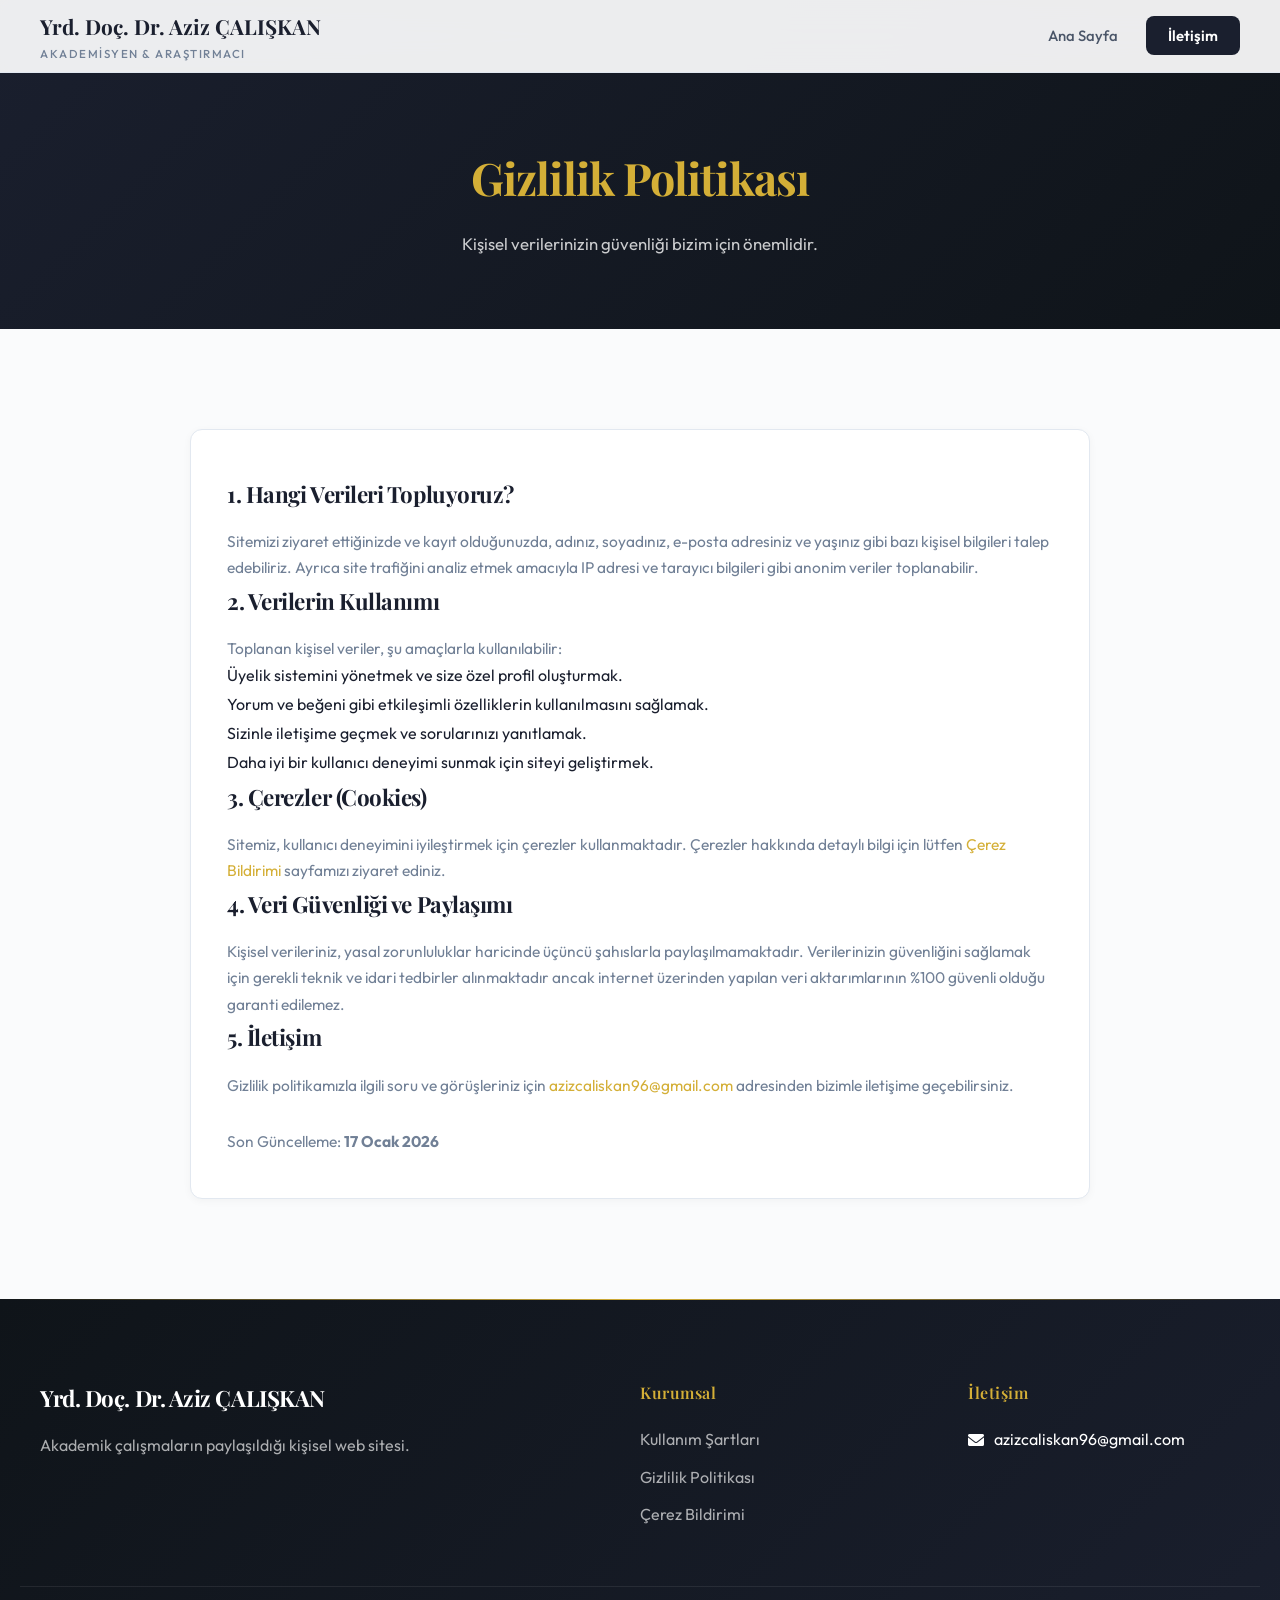
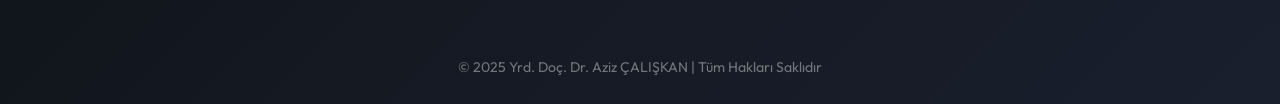
<file: pages/gizlilik-politikasi.html>
﻿<!DOCTYPE html>
<html lang="tr">

<head>
    <meta charset="UTF-8">
    <meta name="viewport" content="width=device-width, initial-scale=1.0">
    <title>Gizlilik Politikası - Yrd. Doç. Dr. Aziz ÇALIŞKAN</title>
    <link rel="stylesheet" href="../public/css/index.css">
    <link
        href="https://fonts.googleapis.com/css2?family=Outfit:wght@300;400;500;700&family=Playfair+Display:ital,wght@0,400;0,700;1,400&display=swap"
        rel="stylesheet">
    <link rel="stylesheet" href="https://cdnjs.cloudflare.com/ajax/libs/font-awesome/6.0.0/css/all.min.css">
</head>

<body>

    <header class="header">
        <div class="container navbar">
            <a href="../index.html" class="logo">
                <span class="logo-title">Yrd. Doç. Dr. Aziz ÇALIŞKAN</span>
                <span class="logo-subtitle">Akademisyen & Araştırmacı</span>
            </a>
            <nav class="nav-menu">
                <ul class="nav-list">
                    <li class="nav-item"><a href="../index.html" class="nav-link">Ana Sayfa</a></li>
                    <li class="nav-item"><a href="iletisim.html" class="nav-link contact-btn">İletişim</a></li>
                </ul>
            </nav>
        </div>
    </header>

    <main>
        <section class="page-header">
            <div class="container">
                <h1>Gizlilik Politikası</h1>
                <p>Kişisel verilerinizin güvenliği bizim için önemlidir.</p>
            </div>
        </section>

        <section class="section">
            <div class="container">
                <div class="card" style="max-width: 900px; margin: 0 auto; line-height: 1.8;">
                    <h3>1. Hangi Verileri Topluyoruz?</h3>
                    <p>Sitemizi ziyaret ettiğinizde ve kayıt olduğunuzda, adınız, soyadınız, e-posta adresiniz ve
                        yaşınız gibi
                        bazı kişisel bilgileri talep edebiliriz. Ayrıca site trafiğini analiz etmek amacıyla IP adresi
                        ve
                        tarayıcı bilgileri gibi anonim veriler toplanabilir.</p>

                    <h3>2. Verilerin Kullanımı</h3>
                    <p>Toplanan kişisel veriler, şu amaçlarla kullanılabilir:</p>
                    <ul>
                        <li>Üyelik sistemini yönetmek ve size özel profil oluşturmak.</li>
                        <li>Yorum ve beğeni gibi etkileşimli özelliklerin kullanılmasını sağlamak.</li>
                        <li>Sizinle iletişime geçmek ve sorularınızı yanıtlamak.</li>
                        <li>Daha iyi bir kullanıcı deneyimi sunmak için siteyi geliştirmek.</li>
                    </ul>

                    <h3>3. Çerezler (Cookies)</h3>
                    <p>Sitemiz, kullanıcı deneyimini iyileştirmek için çerezler kullanmaktadır. Çerezler hakkında
                        detaylı
                        bilgi için lütfen <a href="cerez-bildirimi.html" style="color: var(--accent-color);">Çerez
                            Bildirimi</a>
                        sayfamızı ziyaret ediniz.</p>

                    <h3>4. Veri Güvenliği ve Paylaşımı</h3>
                    <p>Kişisel verileriniz, yasal zorunluluklar haricinde üçüncü şahıslarla paylaşılmamaktadır.
                        Verilerinizin
                        güvenliğini sağlamak için gerekli teknik ve idari tedbirler alınmaktadır ancak internet
                        üzerinden
                        yapılan veri aktarımlarının %100 güvenli olduğu garanti edilemez.</p>

                    <h3>5. İletişim</h3>
                    <p>Gizlilik politikamızla ilgili soru ve görüşleriniz için <a href="mailto:azizcaliskan96@gmail.com"
                            style="color: var(--accent-color);">azizcaliskan96@gmail.com</a> adresinden bizimle
                        iletişime
                        geçebilirsiniz.</p>

                    <p style="margin-top: 30px;">Son Güncelleme: <strong>17 Ocak 2026</strong></p>
                </div>
            </div>
        </section>
    </main>

    <footer class="footer">
        <div class="container footer-content">
            <div class="footer-left">
                <h3>Yrd. Doç. Dr. Aziz ÇALIŞKAN</h3>
                <p>Akademik çalışmaların paylaşıldığı kişisel web sitesi.</p>
            </div>
            <div class="footer-links">
                <h4>Kurumsal</h4>
                <ul>
                    <li><a href="kullanim-sartlari.html">Kullanım Şartları</a></li>
                    <li><a href="gizlilik-politikasi.html">Gizlilik Politikası</a></li>
                    <li><a href="cerez-bildirimi.html">Çerez Bildirimi</a></li>
                </ul>
            </div>
            <div class="footer-contact">
                <h4>İletişim</h4>
                <a href="mailto:azizcaliskan96@gmail.com" class="footer-mail"><i class="fas fa-envelope"></i>
                    azizcaliskan96@gmail.com</a>
            </div>
        </div>
        <div class="footer-bottom">
            <p>&copy; 2025 Yrd. Doç. Dr. Aziz ÇALIŞKAN | Tüm Hakları Saklıdır</p>
        </div>
    </footer>

</body>

</html>
</file>
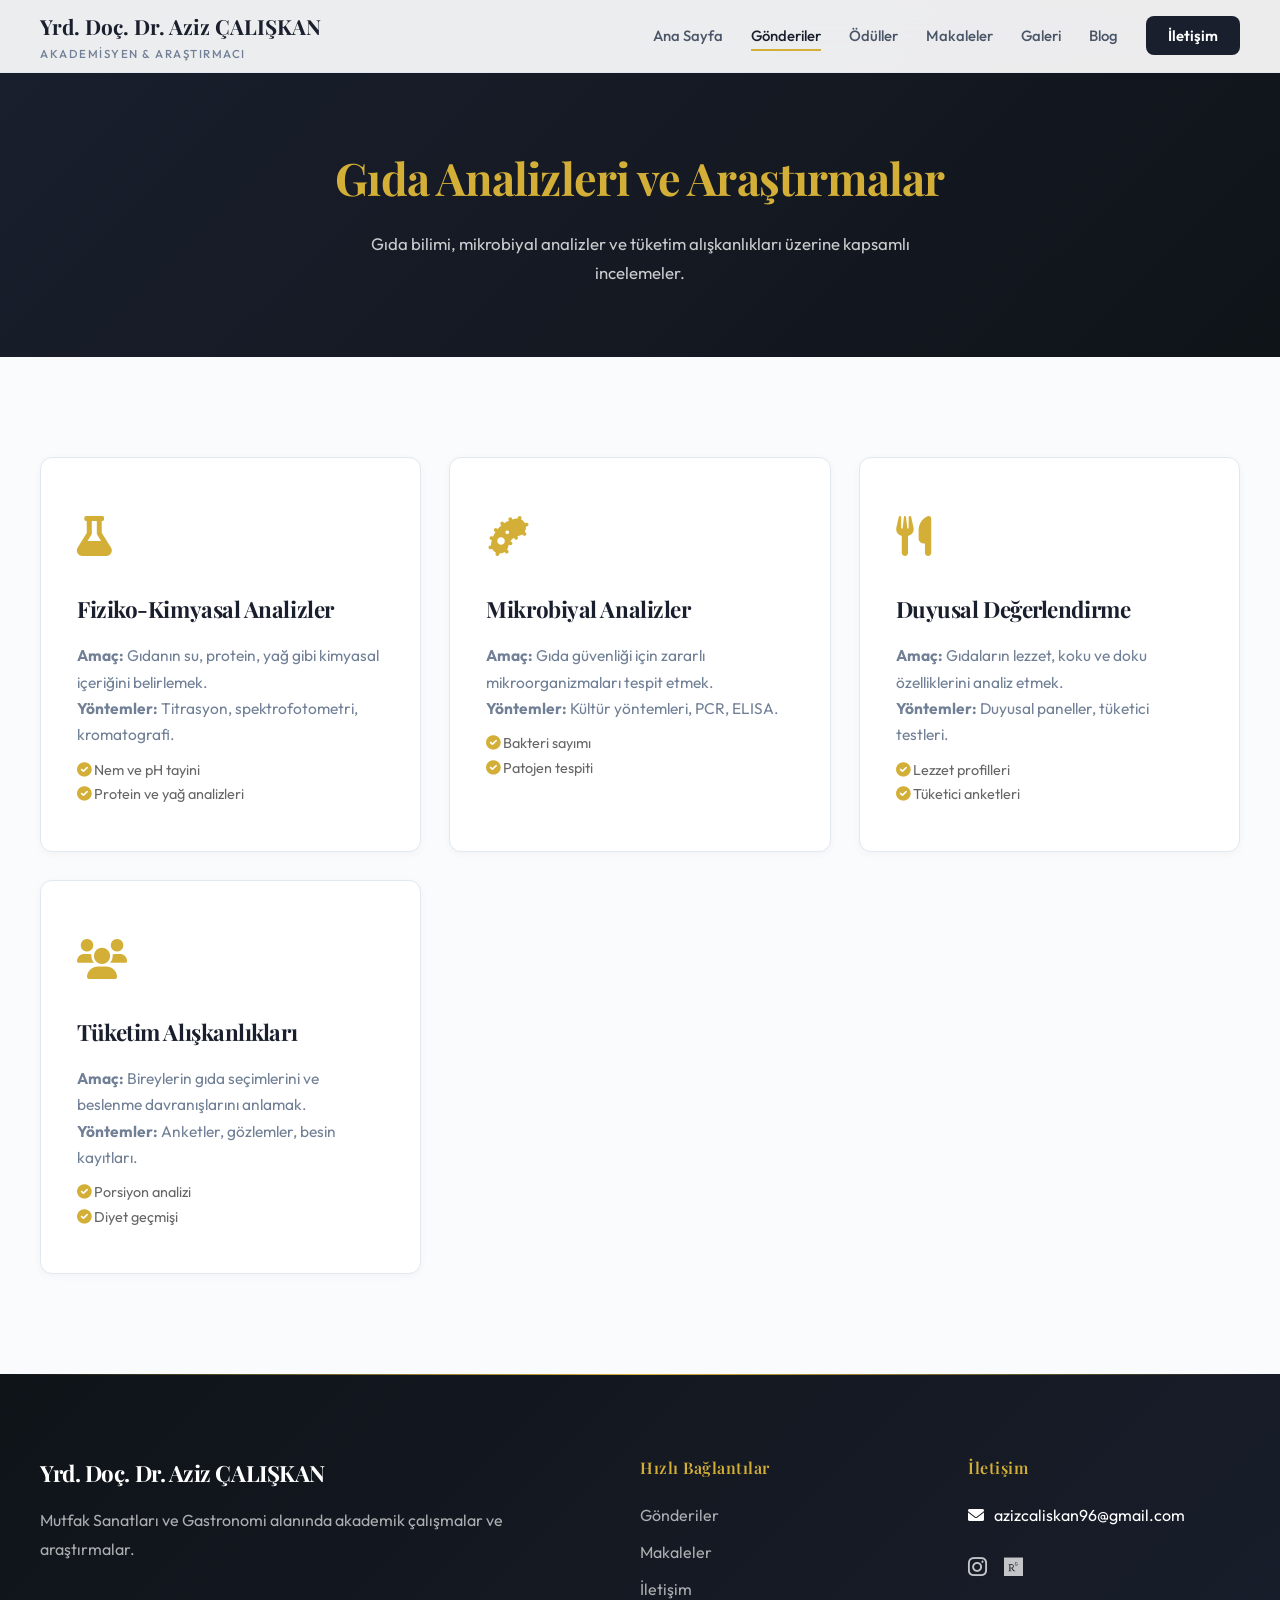
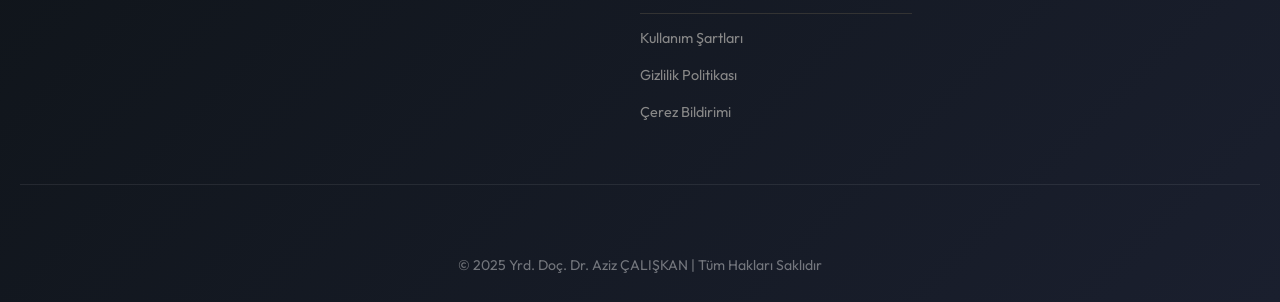
<file: pages/gonderiler.html>
﻿<!DOCTYPE html>
<html lang="tr">

<head>
    <meta charset="UTF-8">
    <meta name="viewport" content="width=device-width, initial-scale=1.0">
    <meta name="description" content="Yrd. Doç. Dr. Aziz ÇALIŞKAN - Gönderiler ve Araştırmalar">
    <meta name="keywords" content="Aziz Çalışkan, Gıda Analizi, Mikrobiyal Analiz, Gıda Davranışları">
    <meta name="author" content="Yrd. Doç. Dr. Aziz ÇALIŞKAN">

    <title>Gönderiler - Yrd. Doç. Dr. Aziz ÇALIŞKAN</title>

    <link rel="stylesheet" href="../public/css/index.css">

    <link
        href="https://fonts.googleapis.com/css2?family=Outfit:wght@300;400;500;700&family=Playfair+Display:ital,wght@0,400;0,700;1,400&display=swap"
        rel="stylesheet">

    <link rel="stylesheet" href="https://cdnjs.cloudflare.com/ajax/libs/font-awesome/6.0.0/css/all.min.css"
        integrity="sha512-9usAa10IRO0HhonpyAIVpjrylPvoDwiPUiKdWk5t3PyolY1cOd4DSE0Ga+ri4AuTroPR5aQvXU9xC6qOPnzFeg=="
        crossorigin="anonymous" referrerpolicy="no-referrer" />
</head>

<body>

    <header class="header">
        <div class="container navbar">
            <a href="../index.html" class="logo">
                <span class="logo-title">Yrd. Doç. Dr. Aziz ÇALIŞKAN</span>
                <span class="logo-subtitle">Akademisyen & Araştırmacı</span>
            </a>

            <nav class="nav-menu">
                <ul class="nav-list">
                    <li class="nav-item"><a href="../index.html" class="nav-link">Ana Sayfa</a></li>
                    <li class="nav-item"><a href="gonderiler.html" class="nav-link active">Gönderiler</a></li>
                    <li class="nav-item"><a href="oduller.html" class="nav-link">Ödüller</a></li>
                    <li class="nav-item"><a href="makaleler.html" class="nav-link">Makaleler</a></li>
                    <li class="nav-item"><a href="galeri.html" class="nav-link">Galeri</a></li>
                    <li class="nav-item"><a href="blog.html" class="nav-link">Blog</a></li>
                    <li class="nav-item"><a href="iletisim.html" class="nav-link contact-btn">İletişim</a></li>
                </ul>
            </nav>

            <div class="hamburger">
                <span class="bar"></span>
                <span class="bar"></span>
                <span class="bar"></span>
            </div>
        </div>
    </header>

    <main>
        <section class="page-header">
            <div class="container">
                <h1>Gıda Analizleri ve Araştırmalar</h1>
                <p>Gıda bilimi, mikrobiyal analizler ve tüketim alışkanlıkları üzerine kapsamlı incelemeler.</p>
            </div>
        </section>

        <section class="section">
            <div class="container">
                <div class="grid-layout">
                    <!-- Section 1 -->
                    <article class="card">
                        <div class="icon-box">
                            <i class="fas fa-flask"></i>
                        </div>
                        <h3>Fiziko-Kimyasal Analizler</h3>
                        <p><strong>Amaç:</strong> Gıdanın su, protein, yağ gibi kimyasal içeriğini belirlemek.</p>
                        <p><strong>Yöntemler:</strong> Titrasyon, spektrofotometri, kromatografi.</p>
                        <ul style="margin-top: 10px; color: #666; font-size: 0.9rem;">
                            <li><i class="fas fa-check-circle" style="color: var(--accent-color);"></i> Nem ve pH tayini
                            </li>
                            <li><i class="fas fa-check-circle" style="color: var(--accent-color);"></i> Protein ve yağ
                                analizleri</li>
                        </ul>
                    </article>

                    <!-- Section 2 -->
                    <article class="card">
                        <div class="icon-box">
                            <i class="fas fa-bacterium"></i>
                        </div>
                        <h3>Mikrobiyal Analizler</h3>
                        <p><strong>Amaç:</strong> Gıda güvenliği için zararlı mikroorganizmaları tespit etmek.</p>
                        <p><strong>Yöntemler:</strong> Kültür yöntemleri, PCR, ELISA.</p>
                        <ul style="margin-top: 10px; color: #666; font-size: 0.9rem;">
                            <li><i class="fas fa-check-circle" style="color: var(--accent-color);"></i> Bakteri sayımı
                            </li>
                            <li><i class="fas fa-check-circle" style="color: var(--accent-color);"></i> Patojen tespiti
                            </li>
                        </ul>
                    </article>

                    <!-- Section 3 -->
                    <article class="card">
                        <div class="icon-box">
                            <i class="fas fa-utensils"></i>
                        </div>
                        <h3>Duyusal Değerlendirme</h3>
                        <p><strong>Amaç:</strong> Gıdaların lezzet, koku ve doku özelliklerini analiz etmek.</p>
                        <p><strong>Yöntemler:</strong> Duyusal paneller, tüketici testleri.</p>
                        <ul style="margin-top: 10px; color: #666; font-size: 0.9rem;">
                            <li><i class="fas fa-check-circle" style="color: var(--accent-color);"></i> Lezzet
                                profilleri</li>
                            <li><i class="fas fa-check-circle" style="color: var(--accent-color);"></i> Tüketici
                                anketleri</li>
                        </ul>
                    </article>

                    <!-- Section 4 -->
                    <article class="card">
                        <div class="icon-box">
                            <i class="fas fa-users"></i>
                        </div>
                        <h3>Tüketim Alışkanlıkları</h3>
                        <p><strong>Amaç:</strong> Bireylerin gıda seçimlerini ve beslenme davranışlarını anlamak.</p>
                        <p><strong>Yöntemler:</strong> Anketler, gözlemler, besin kayıtları.</p>
                        <ul style="margin-top: 10px; color: #666; font-size: 0.9rem;">
                            <li><i class="fas fa-check-circle" style="color: var(--accent-color);"></i> Porsiyon analizi
                            </li>
                            <li><i class="fas fa-check-circle" style="color: var(--accent-color);"></i> Diyet geçmişi
                            </li>
                        </ul>
                    </article>
                </div>
            </div>
        </section>
    </main>

    <footer class="footer">
        <div class="container footer-content">
            <div class="footer-left">
                <h3>Yrd. Doç. Dr. Aziz ÇALIŞKAN</h3>
                <p>Mutfak Sanatları ve Gastronomi alanında akademik çalışmalar ve araştırmalar.</p>
            </div>

            <div class="footer-links">
                <h4>Hızlı Bağlantılar</h4>
                <ul>
                    <li><a href="gonderiler.html">Gönderiler</a></li>
                    <li><a href="makaleler.html">Makaleler</a></li>
                    <li><a href="iletisim.html">İletişim</a></li>
                    <li style="margin-top: 10px; border-top: 1px solid #333; padding-top: 10px;"><a
                            href="kullanim-sartlari.html" style="font-size: 0.9em; color: #888;">Kullanım Şartları</a>
                    </li>
                    <li><a href="gizlilik-politikasi.html" style="font-size: 0.9em; color: #888;">Gizlilik
                            Politikası</a></li>
                    <li><a href="cerez-bildirimi.html" style="font-size: 0.9em; color: #888;">Çerez Bildirimi</a></li>
                </ul>
            </div>

            <div class="footer-contact">
                <h4>İletişim</h4>
                <a href="mailto:azizcaliskan96@gmail.com" class="footer-mail"><i class="fas fa-envelope"></i>
                    azizcaliskan96@gmail.com</a>
                <div class="social-icons-footer">
                    <a href="https://www.instagram.com/azizcaliskan25/" target="_blank"><i
                            class="fab fa-instagram"></i></a>
                    <a href="https://www.researchgate.net/profile/Aziz-Caliskan-3" target="_blank"><i
                            class="fab fa-researchgate"></i></a>
                </div>
            </div>
        </div>
        <div class="footer-bottom">
            <p>&copy; 2025 Yrd. Doç. Dr. Aziz ÇALIŞKAN | Tüm Hakları Saklıdır</p>
        </div>
    </footer>

    <script src="../public/js/main.js"></script>
</body>

</html>
</file>
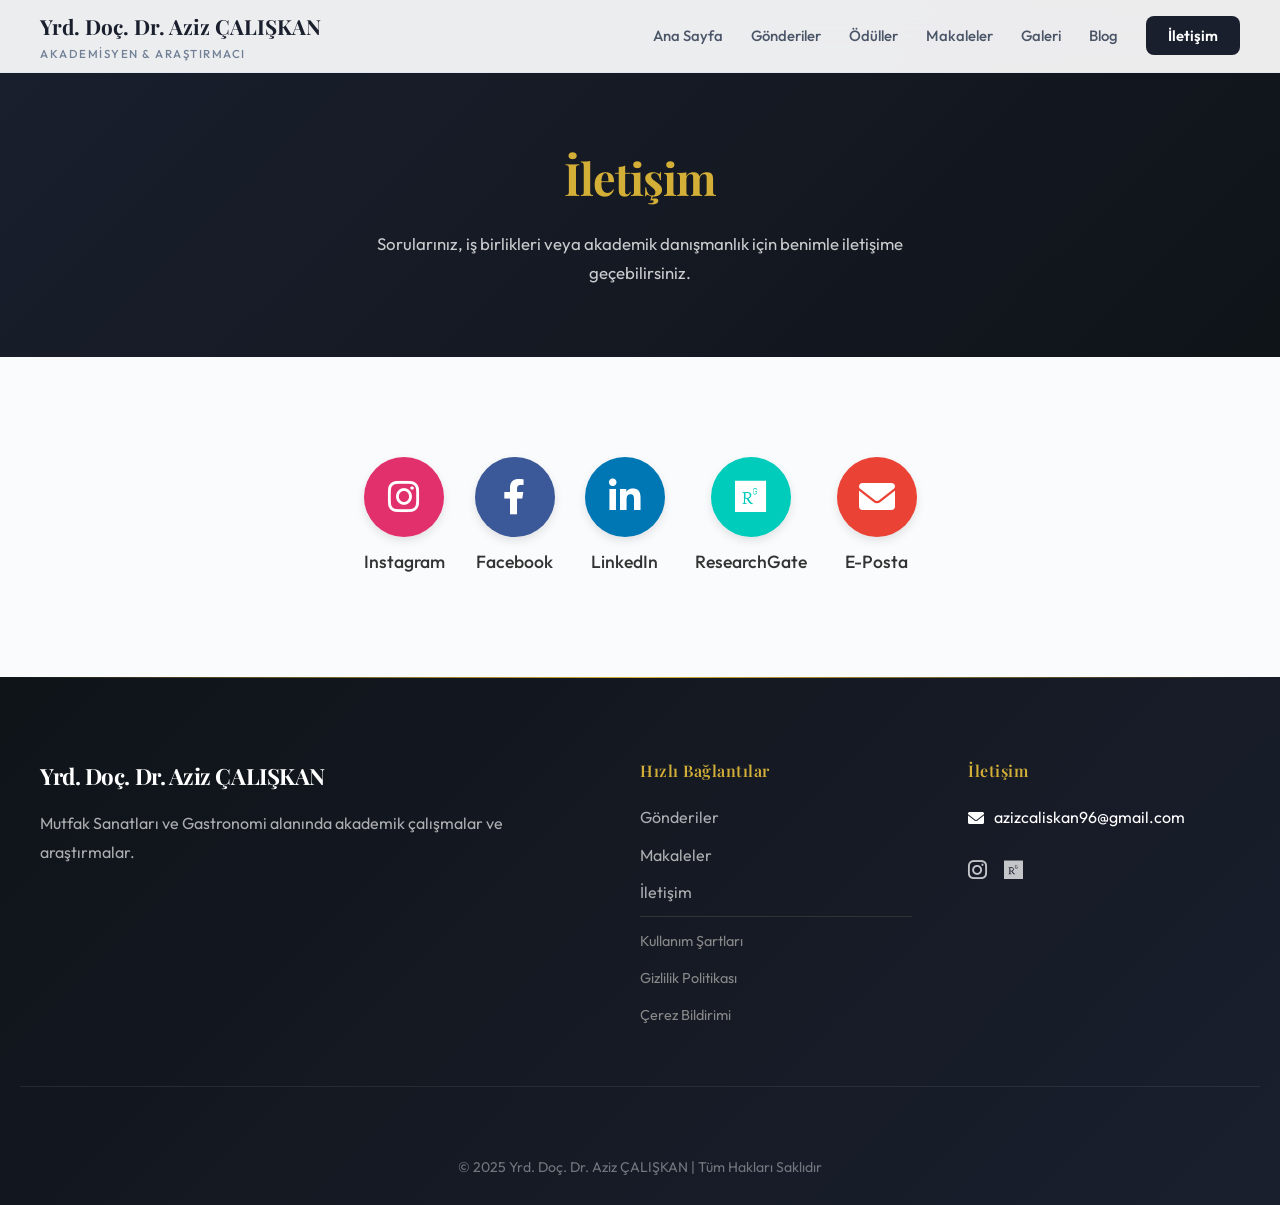
<file: pages/iletisim.html>
<!DOCTYPE html>
<html lang="tr">

<head>
    <meta charset="UTF-8">
    <meta name="viewport" content="width=device-width, initial-scale=1.0">
    <title>İletişim - Yrd. Doç. Dr. Aziz ÇALIŞKAN</title>

    <link rel="stylesheet" href="../public/css/index.css">

    <link
        href="https://fonts.googleapis.com/css2?family=Outfit:wght@300;400;500;700&family=Playfair+Display:ital,wght@0,400;0,700;1,400&display=swap"
        rel="stylesheet">

    <link rel="stylesheet" href="https://cdnjs.cloudflare.com/ajax/libs/font-awesome/6.0.0/css/all.min.css"
        integrity="sha512-9usAa10IRO0HhonpyAIVpjrylPvoDwiPUiKdWk5t3PyolY1cOd4DSE0Ga+ri4AuTroPR5aQvXU9xC6qOPnzFeg=="
        crossorigin="anonymous" referrerpolicy="no-referrer" />
</head>

<body>

    <header class="header">
        <div class="container navbar">
            <a href="../index.html" class="logo">
                <span class="logo-title">Yrd. Doç. Dr. Aziz ÇALIŞKAN</span>
                <span class="logo-subtitle">Akademisyen & Araştırmacı</span>
            </a>

            <nav class="nav-menu">
                <ul class="nav-list">
                    <li class="nav-item"><a href="../index.html" class="nav-link">Ana Sayfa</a></li>
                    <li class="nav-item"><a href="gonderiler.html" class="nav-link">Gönderiler</a></li>
                    <li class="nav-item"><a href="oduller.html" class="nav-link">Ödüller</a></li>
                    <li class="nav-item"><a href="makaleler.html" class="nav-link">Makaleler</a></li>
                    <li class="nav-item"><a href="galeri.html" class="nav-link">Galeri</a></li>
                    <li class="nav-item"><a href="blog.html" class="nav-link">Blog</a></li>
                    <li class="nav-item"><a href="iletisim.html" class="nav-link active contact-btn">İletişim</a></li>
                </ul>
            </nav>

            <div class="hamburger">
                <span class="bar"></span>
                <span class="bar"></span>
                <span class="bar"></span>
            </div>
        </div>
    </header>

    <main>
        <section class="page-header">
            <div class="container">
                <h1>İletişim</h1>
                <p>Sorularınız, iş birlikleri veya akademik danışmanlık için benimle iletişime geçebilirsiniz.</p>
            </div>
        </section>

        <section class="contact-section" style="padding: 100px 0; text-align: center;">
            <div class="container">
                <div style="display: flex; justify-content: center; gap: 30px; flex-wrap: wrap;">
                    <a href="https://www.instagram.com/azizcaliskan25/" target="_blank" style="display: flex; flex-direction: column; align-items: center; gap: 10px; color: #333; text-decoration: none; transition: transform 0.3s;" onmouseover="this.style.transform='scale(1.1)'" onmouseout="this.style.transform='scale(1)'">
                        <div style="display: flex; align-items: center; justify-content: center; width: 80px; height: 80px; background: #e1306c; color: white; border-radius: 50%; font-size: 36px; box-shadow: 0 4px 10px rgba(0,0,0,0.1);">
                            <i class="fab fa-instagram"></i>
                        </div>
                        <span style="font-weight: 500; font-size: 1.1rem;">Instagram</span>
                    </a>
                    
                    <a href="https://www.facebook.com/azizcaliskan1?locale=tr_TR" target="_blank" style="display: flex; flex-direction: column; align-items: center; gap: 10px; color: #333; text-decoration: none; transition: transform 0.3s;" onmouseover="this.style.transform='scale(1.1)'" onmouseout="this.style.transform='scale(1)'">
                        <div style="display: flex; align-items: center; justify-content: center; width: 80px; height: 80px; background: #3b5998; color: white; border-radius: 50%; font-size: 36px; box-shadow: 0 4px 10px rgba(0,0,0,0.1);">
                            <i class="fab fa-facebook-f"></i>
                        </div>
                        <span style="font-weight: 500; font-size: 1.1rem;">Facebook</span>
                    </a>

                    <a href="https://www.linkedin.com/in/aziz-%C3%A7al%C4%B1%C5%9Fkan-a765b41a4/?originalSubdomain=tr" target="_blank" style="display: flex; flex-direction: column; align-items: center; gap: 10px; color: #333; text-decoration: none; transition: transform 0.3s;" onmouseover="this.style.transform='scale(1.1)'" onmouseout="this.style.transform='scale(1)'">
                        <div style="display: flex; align-items: center; justify-content: center; width: 80px; height: 80px; background: #0077b5; color: white; border-radius: 50%; font-size: 36px; box-shadow: 0 4px 10px rgba(0,0,0,0.1);">
                            <i class="fab fa-linkedin-in"></i>
                        </div>
                        <span style="font-weight: 500; font-size: 1.1rem;">LinkedIn</span>
                    </a>

                    <a href="https://www.researchgate.net/profile/Aziz-Caliskan-3" target="_blank" style="display: flex; flex-direction: column; align-items: center; gap: 10px; color: #333; text-decoration: none; transition: transform 0.3s;" onmouseover="this.style.transform='scale(1.1)'" onmouseout="this.style.transform='scale(1)'">
                        <div style="display: flex; align-items: center; justify-content: center; width: 80px; height: 80px; background: #00ccbb; color: white; border-radius: 50%; font-size: 36px; box-shadow: 0 4px 10px rgba(0,0,0,0.1);">
                            <i class="fab fa-researchgate"></i>
                        </div>
                        <span style="font-weight: 500; font-size: 1.1rem;">ResearchGate</span>
                    </a>

                    <a href="mailto:azizcaliskan96@gmail.com" style="display: flex; flex-direction: column; align-items: center; gap: 10px; color: #333; text-decoration: none; transition: transform 0.3s;" onmouseover="this.style.transform='scale(1.1)'" onmouseout="this.style.transform='scale(1)'">
                        <div style="display: flex; align-items: center; justify-content: center; width: 80px; height: 80px; background: #ea4335; color: white; border-radius: 50%; font-size: 36px; box-shadow: 0 4px 10px rgba(0,0,0,0.1);">
                            <i class="fas fa-envelope"></i>
                        </div>
                        <span style="font-weight: 500; font-size: 1.1rem;">E-Posta</span>
                    </a>
                </div>
            </div>
        </section>
    </main>

    <footer class="footer">
        <div class="container footer-content">
            <div class="footer-left">
                <h3>Yrd. Doç. Dr. Aziz ÇALIŞKAN</h3>
                <p>Mutfak Sanatları ve Gastronomi alanında akademik çalışmalar ve araştırmalar.</p>
            </div>

            <div class="footer-links">
                <h4>Hızlı Bağlantılar</h4>
                <ul>
                    <li><a href="gonderiler.html">Gönderiler</a></li>
                    <li><a href="makaleler.html">Makaleler</a></li>
                    <li><a href="iletisim.html">İletişim</a></li>
                    <li style="margin-top: 10px; border-top: 1px solid #333; padding-top: 10px;"><a
                            href="kullanim-sartlari.html" style="font-size: 0.9em; color: #888;">Kullanım Şartları</a>
                    </li>
                    <li><a href="gizlilik-politikasi.html" style="font-size: 0.9em; color: #888;">Gizlilik
                            Politikası</a></li>
                    <li><a href="cerez-bildirimi.html" style="font-size: 0.9em; color: #888;">Çerez Bildirimi</a></li>
                </ul>
            </div>

            <div class="footer-contact">
                <h4>İletişim</h4>
                <a href="mailto:azizcaliskan96@gmail.com" class="footer-mail"><i class="fas fa-envelope"></i>
                    azizcaliskan96@gmail.com</a>
                <div class="social-icons-footer">
                    <a href="https://www.instagram.com/azizcaliskan25/" target="_blank"><i
                            class="fab fa-instagram"></i></a>
                    <a href="https://www.researchgate.net/profile/Aziz-Caliskan-3" target="_blank"><i
                            class="fab fa-researchgate"></i></a>
                </div>
            </div>
        </div>
        <div class="footer-bottom">
            <p>&copy; 2025 Yrd. Doç. Dr. Aziz ÇALIŞKAN | Tüm Hakları Saklıdır</p>
        </div>
    </footer>

    <script src="../public/js/main.js"></script>
</body>

</html>
</file>
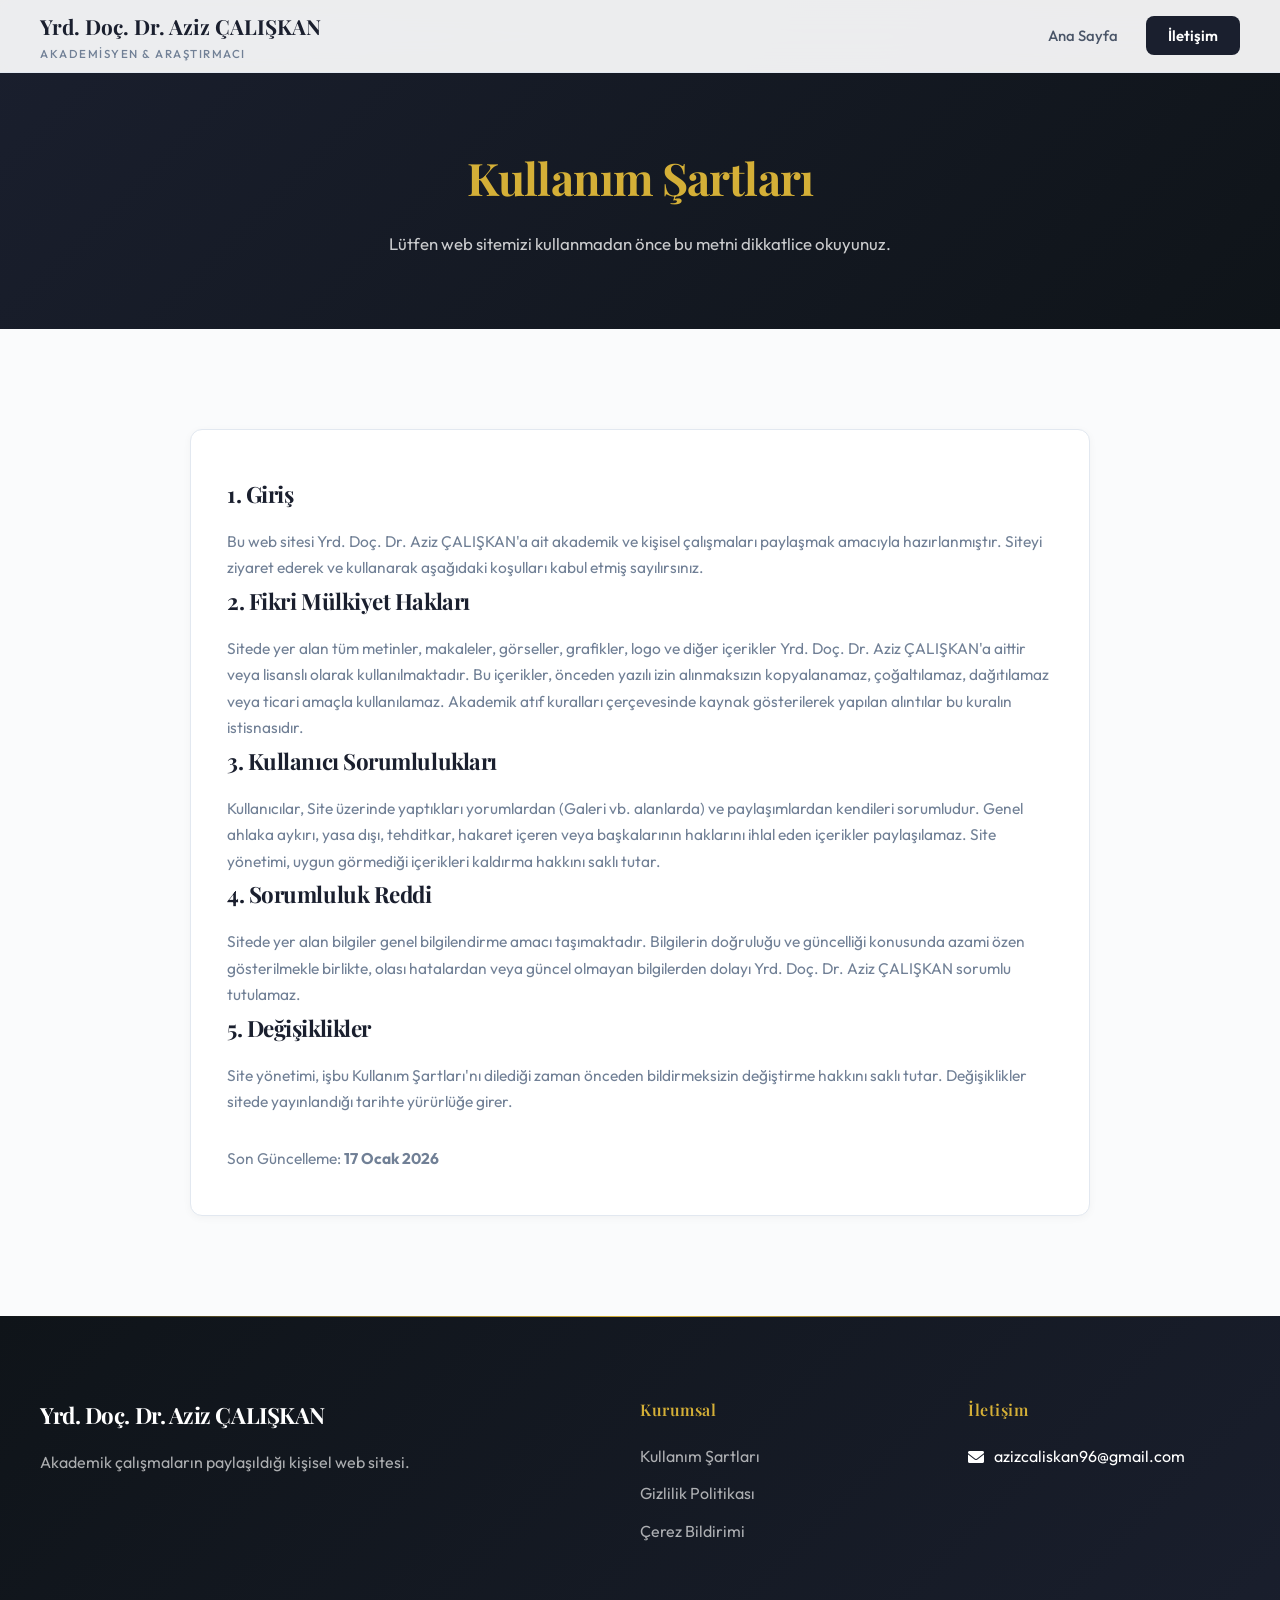
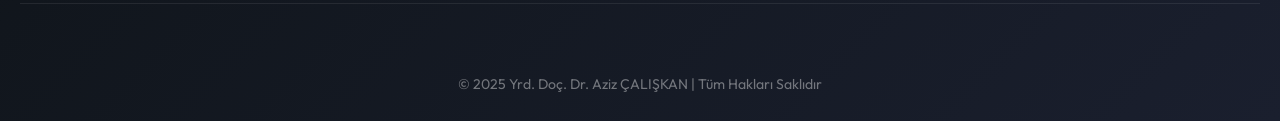
<file: pages/kullanim-sartlari.html>
﻿<!DOCTYPE html>
<html lang="tr">

<head>
    <meta charset="UTF-8">
    <meta name="viewport" content="width=device-width, initial-scale=1.0">
    <title>Kullanım Şartları - Yrd. Doç. Dr. Aziz ÇALIŞKAN</title>
    <link rel="stylesheet" href="../public/css/index.css">
    <link
        href="https://fonts.googleapis.com/css2?family=Outfit:wght@300;400;500;700&family=Playfair+Display:ital,wght@0,400;0,700;1,400&display=swap"
        rel="stylesheet">
    <link rel="stylesheet" href="https://cdnjs.cloudflare.com/ajax/libs/font-awesome/6.0.0/css/all.min.css">
</head>

<body>

    <header class="header">
        <div class="container navbar">
            <a href="../index.html" class="logo">
                <span class="logo-title">Yrd. Doç. Dr. Aziz ÇALIŞKAN</span>
                <span class="logo-subtitle">Akademisyen & Araştırmacı</span>
            </a>
            <nav class="nav-menu">
                <ul class="nav-list">
                    <li class="nav-item"><a href="../index.html" class="nav-link">Ana Sayfa</a></li>
                    <li class="nav-item"><a href="iletisim.html" class="nav-link contact-btn">İletişim</a></li>
                </ul>
            </nav>
        </div>
    </header>

    <main>
        <section class="page-header">
            <div class="container">
                <h1>Kullanım Şartları</h1>
                <p>Lütfen web sitemizi kullanmadan önce bu metni dikkatlice okuyunuz.</p>
            </div>
        </section>

        <section class="section">
            <div class="container">
                <div class="card" style="max-width: 900px; margin: 0 auto; line-height: 1.8;">
                    <h3>1. Giriş</h3>
                    <p>Bu web sitesi Yrd. Doç. Dr. Aziz ÇALIŞKAN'a ait
                        akademik ve
                        kişisel çalışmaları paylaşmak amacıyla hazırlanmıştır. Siteyi ziyaret ederek ve kullanarak
                        aşağıdaki
                        koşulları kabul etmiş sayılırsınız.</p>

                    <h3>2. Fikri Mülkiyet Hakları</h3>
                    <p>Sitede yer alan tüm metinler, makaleler, görseller, grafikler, logo ve diğer içerikler Yrd. Doç.
                        Dr.
                        Aziz ÇALIŞKAN'a aittir veya lisanslı olarak kullanılmaktadır. Bu içerikler, önceden yazılı izin
                        alınmaksızın kopyalanamaz, çoğaltılamaz, dağıtılamaz veya ticari amaçla kullanılamaz. Akademik
                        atıf kuralları çerçevesinde kaynak gösterilerek yapılan alıntılar bu kuralın istisnasıdır.</p>

                    <h3>3. Kullanıcı Sorumlulukları</h3>
                    <p>Kullanıcılar, Site üzerinde yaptıkları yorumlardan (Galeri vb. alanlarda) ve paylaşımlardan
                        kendileri
                        sorumludur. Genel ahlaka aykırı, yasa dışı, tehditkar, hakaret içeren veya başkalarının
                        haklarını
                        ihlal eden içerikler paylaşılamaz. Site yönetimi, uygun görmediği içerikleri kaldırma hakkını
                        saklı
                        tutar.</p>

                    <h3>4. Sorumluluk Reddi</h3>
                    <p>Sitede yer alan bilgiler genel bilgilendirme amacı taşımaktadır. Bilgilerin doğruluğu ve
                        güncelliği
                        konusunda azami özen gösterilmekle birlikte, olası hatalardan veya güncel olmayan bilgilerden
                        dolayı
                        Yrd. Doç. Dr. Aziz ÇALIŞKAN sorumlu tutulamaz.</p>

                    <h3>5. Değişiklikler</h3>
                    <p>Site yönetimi, işbu Kullanım Şartları'nı dilediği zaman önceden bildirmeksizin değiştirme hakkını
                        saklı tutar. Değişiklikler sitede yayınlandığı tarihte yürürlüğe girer.</p>

                    <p style="margin-top: 30px;">Son Güncelleme: <strong>17 Ocak 2026</strong></p>
                </div>
            </div>
        </section>
    </main>

    <footer class="footer">
        <div class="container footer-content">
            <div class="footer-left">
                <h3>Yrd. Doç. Dr. Aziz ÇALIŞKAN</h3>
                <p>Akademik çalışmaların paylaşıldığı kişisel web sitesi.</p>
            </div>
            <div class="footer-links">
                <h4>Kurumsal</h4>
                <ul>
                    <li><a href="kullanim-sartlari.html">Kullanım Şartları</a></li>
                    <li><a href="gizlilik-politikasi.html">Gizlilik Politikası</a></li>
                    <li><a href="cerez-bildirimi.html">Çerez Bildirimi</a></li>
                </ul>
            </div>
            <div class="footer-contact">
                <h4>İletişim</h4>
                <a href="mailto:azizcaliskan96@gmail.com" class="footer-mail"><i class="fas fa-envelope"></i>
                    azizcaliskan96@gmail.com</a>
            </div>
        </div>
        <div class="footer-bottom">
            <p>&copy; 2025 Yrd. Doç. Dr. Aziz ÇALIŞKAN | Tüm Hakları Saklıdır</p>
        </div>
    </footer>

</body>

</html>
</file>
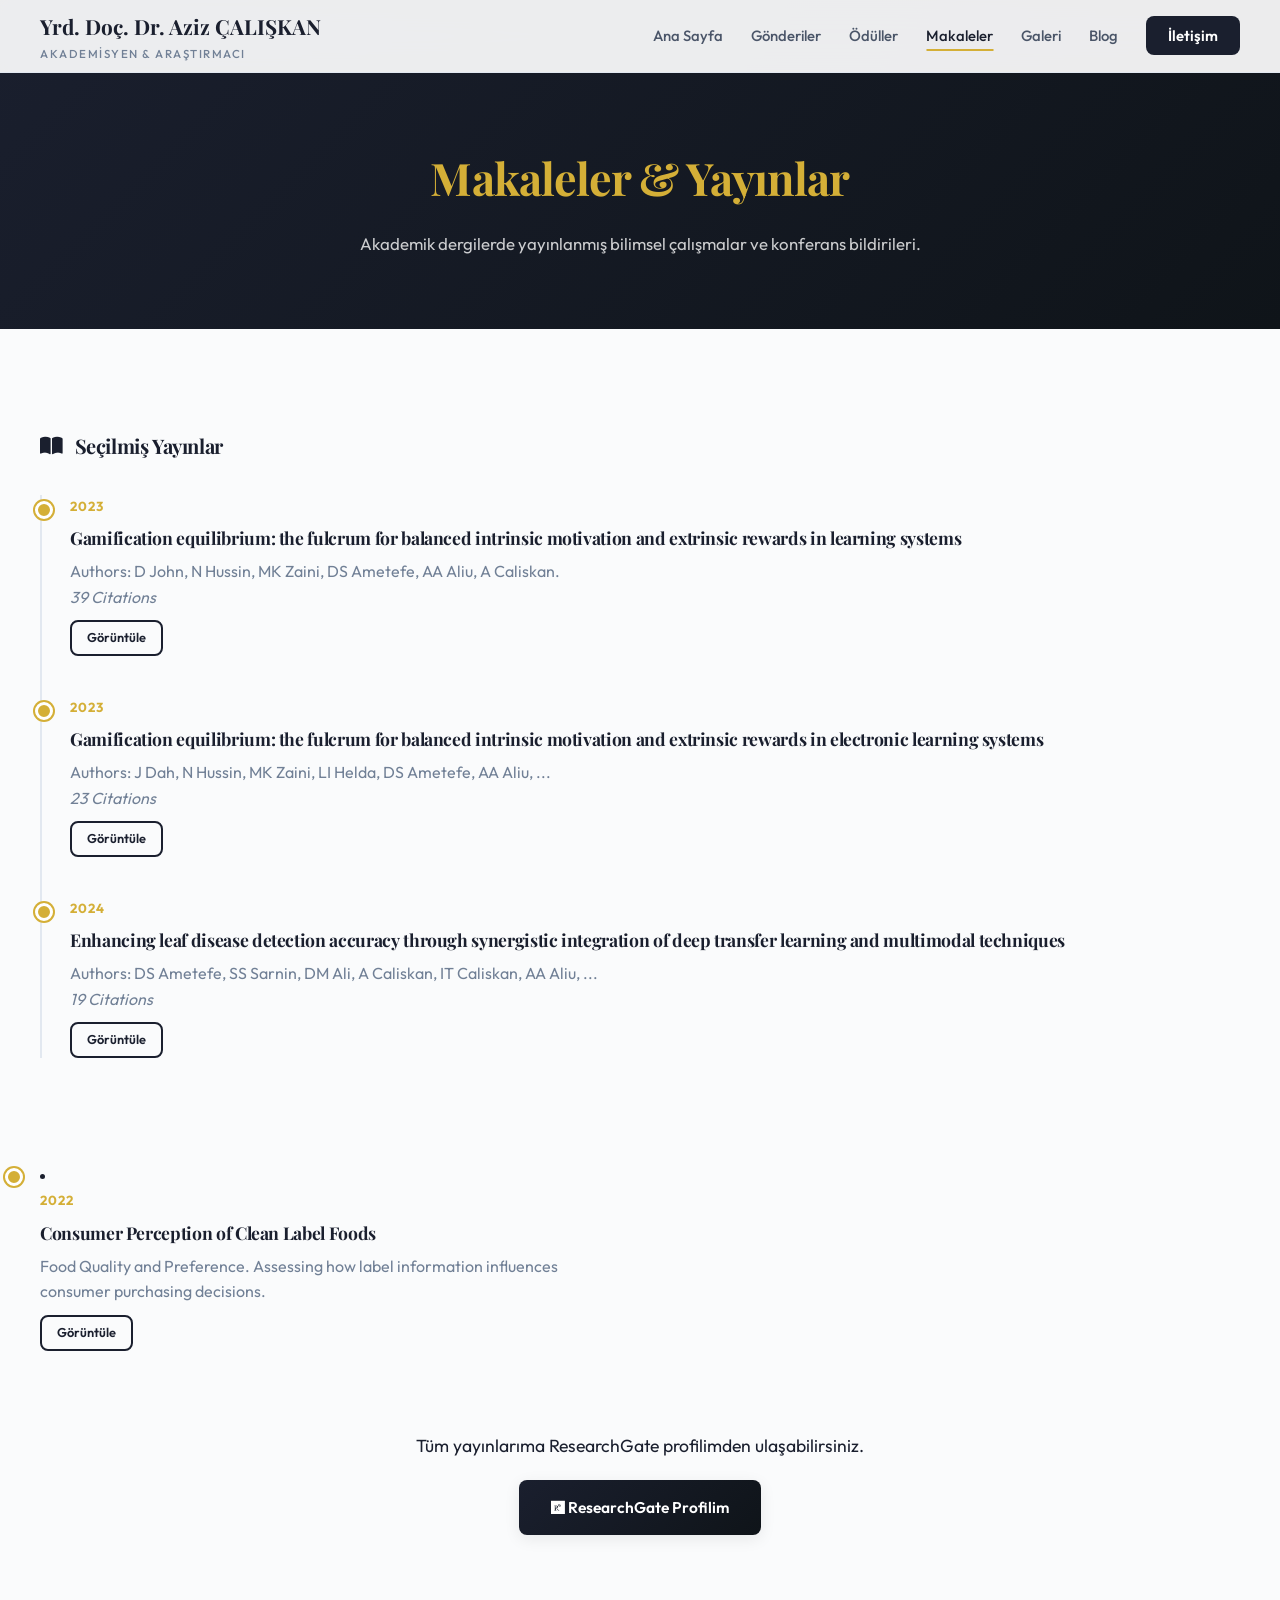
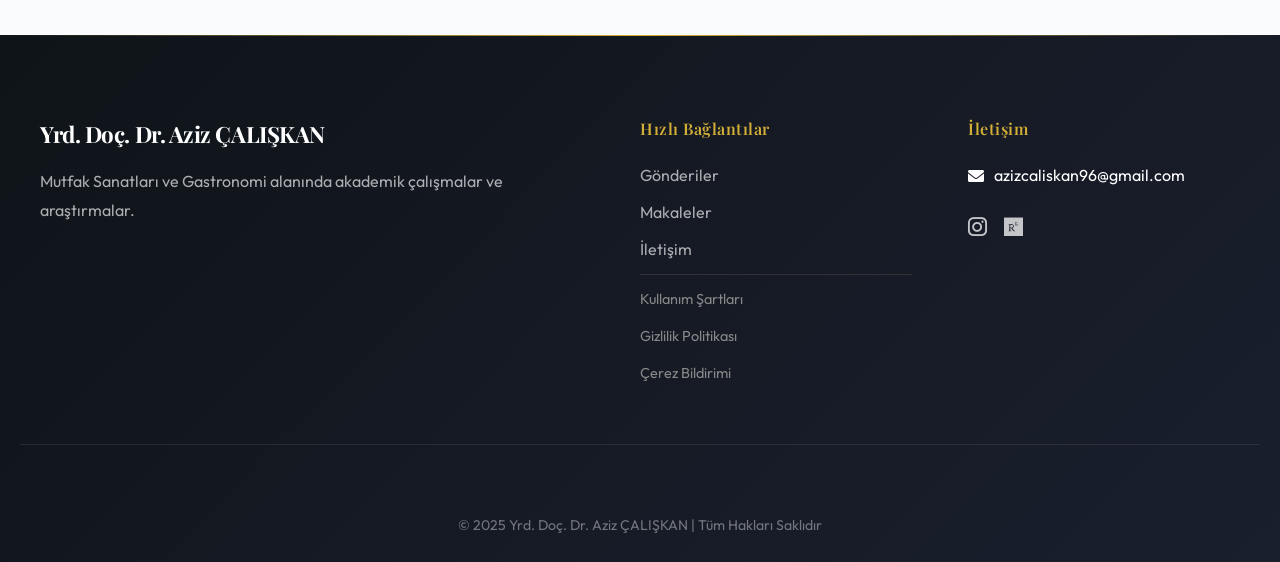
<file: pages/makaleler.html>
﻿<!DOCTYPE html>
<html lang="tr">

<head>
    <meta charset="UTF-8">
    <meta name="viewport" content="width=device-width, initial-scale=1.0">
    <meta name="description" content="Yrd. Doç. Dr. Aziz ÇALIŞKAN - Akademik Makaleler ve Yayınlar">
    <title>Makaleler - Yrd. Doç. Dr. Aziz ÇALIŞKAN</title>

    <link rel="stylesheet" href="../public/css/index.css">

    <link
        href="https://fonts.googleapis.com/css2?family=Outfit:wght@300;400;500;700&family=Playfair+Display:ital,wght@0,400;0,700;1,400&display=swap"
        rel="stylesheet">

    <link rel="stylesheet" href="https://cdnjs.cloudflare.com/ajax/libs/font-awesome/6.0.0/css/all.min.css"
        integrity="sha512-9usAa10IRO0HhonpyAIVpjrylPvoDwiPUiKdWk5t3PyolY1cOd4DSE0Ga+ri4AuTroPR5aQvXU9xC6qOPnzFeg=="
        crossorigin="anonymous" referrerpolicy="no-referrer" />
</head>

<body>

    <header class="header">
        <div class="container navbar">
            <a href="../index.html" class="logo">
                <span class="logo-title">Yrd. Doç. Dr. Aziz ÇALIŞKAN</span>
                <span class="logo-subtitle">Akademisyen & Araştırmacı</span>
            </a>

            <nav class="nav-menu">
                <ul class="nav-list">
                    <li class="nav-item"><a href="../index.html" class="nav-link">Ana Sayfa</a></li>
                    <li class="nav-item"><a href="gonderiler.html" class="nav-link">Gönderiler</a></li>
                    <li class="nav-item"><a href="oduller.html" class="nav-link">Ödüller</a></li>
                    <li class="nav-item"><a href="makaleler.html" class="nav-link active">Makaleler</a></li>
                    <li class="nav-item"><a href="galeri.html" class="nav-link">Galeri</a></li>
                    <li class="nav-item"><a href="blog.html" class="nav-link">Blog</a></li>
                    <li class="nav-item"><a href="iletisim.html" class="nav-link contact-btn">İletişim</a></li>
                </ul>
            </nav>

            <div class="hamburger">
                <span class="bar"></span>
                <span class="bar"></span>
                <span class="bar"></span>
            </div>
        </div>
    </header>

    <main>
        <section class="page-header">
            <div class="container">
                <h1>Makaleler & Yayınlar</h1>
                <p>Akademik dergilerde yayınlanmış bilimsel çalışmalar ve konferans bildirileri.</p>
            </div>
        </section>

        <section class="section">
            <div class="container">
                <div class="timeline-grid">
                    <div class="timeline-column" style="grid-column: span 2;">
                        <h3><i class="fas fa-book-open"></i> Seçilmiş Yayınlar</h3>
                        <ul class="timeline">
                            <li class="timeline-item">
                                <span class="year">2023</span>
                                <h4>Gamification equilibrium: the fulcrum for balanced intrinsic motivation and
                                    extrinsic rewards in learning systems</h4>
                                <p>Authors: D John, N Hussin, MK Zaini, DS Ametefe, AA Aliu, A Caliskan. <br><em>39
                                        Citations</em></p>
                                <a href="https://scholar.google.com/citations?user=o6ujJ14AAAAJ&hl=en" target="_blank"
                                    class="btn btn-outline"
                                    style="padding: 5px 15px; font-size: 0.8rem; margin-top: 10px;">Görüntüle</a>
                            </li>
                            <li class="timeline-item">
                                <span class="year">2023</span>
                                <h4>Gamification equilibrium: the fulcrum for balanced intrinsic motivation and
                                    extrinsic rewards in electronic learning systems</h4>
                                <p>Authors: J Dah, N Hussin, MK Zaini, LI Helda, DS Ametefe, AA Aliu, ... <br><em>23
                                        Citations</em></p>
                                <a href="https://scholar.google.com/citations?user=o6ujJ14AAAAJ&hl=en" target="_blank"
                                    class="btn btn-outline"
                                    style="padding: 5px 15px; font-size: 0.8rem; margin-top: 10px;">Görüntüle</a>
                            </li>
                            <li class="timeline-item">
                                <span class="year">2024</span>
                                <h4>Enhancing leaf disease detection accuracy through synergistic integration of deep
                                    transfer learning and multimodal techniques</h4>
                                <p>Authors: DS Ametefe, SS Sarnin, DM Ali, A Caliskan, IT Caliskan, AA Aliu, ...
                                    <br><em>19 Citations</em>
                                </p>
                                <a href="https://scholar.google.com/citations?user=o6ujJ14AAAAJ&hl=en" target="_blank"
                                    class="btn btn-outline"
                                    style="padding: 5px 15px; font-size: 0.8rem; margin-top: 10px;">Görüntüle</a>
                            </li>
                        </ul>
                    </div>
                    </li>
                    <li class="timeline-item">
                        <span class="year">2022</span>
                        <h4>Consumer Perception of Clean Label Foods</h4>
                        <p>Food Quality and Preference. Assessing how label information influences consumer
                            purchasing decisions.</p>
                        <a href="https://www.researchgate.net/profile/Aziz-Caliskan-3" target="_blank"
                            class="btn btn-outline"
                            style="padding: 5px 15px; font-size: 0.8rem; margin-top: 10px;">Görüntüle</a>
                    </li>
                    </ul>
                </div>
            </div>

            <div style="text-align: center; margin-top: 40px;">
                <p style="margin-bottom: 20px; font-size: 1.1rem;">Tüm yayınlarıma ResearchGate profilimden
                    ulaşabilirsiniz.</p>
                <a href="https://www.researchgate.net/profile/Aziz-Caliskan-3" target="_blank"
                    class="btn btn-primary"><i class="fab fa-researchgate"></i> ResearchGate Profilim</a>
            </div>
            </div>
        </section>
    </main>

    <footer class="footer">
        <div class="container footer-content">
            <div class="footer-left">
                <h3>Yrd. Doç. Dr. Aziz ÇALIŞKAN</h3>
                <p>Mutfak Sanatları ve Gastronomi alanında akademik çalışmalar ve araştırmalar.</p>
            </div>

            <div class="footer-links">
                <h4>Hızlı Bağlantılar</h4>
                <ul>
                    <li><a href="gonderiler.html">Gönderiler</a></li>
                    <li><a href="makaleler.html">Makaleler</a></li>
                    <li><a href="iletisim.html">İletişim</a></li>
                    <li style="margin-top: 10px; border-top: 1px solid #333; padding-top: 10px;"><a
                            href="kullanim-sartlari.html" style="font-size: 0.9em; color: #888;">Kullanım Şartları</a>
                    </li>
                    <li><a href="gizlilik-politikasi.html" style="font-size: 0.9em; color: #888;">Gizlilik
                            Politikası</a></li>
                    <li><a href="cerez-bildirimi.html" style="font-size: 0.9em; color: #888;">Çerez Bildirimi</a></li>
                </ul>
            </div>

            <div class="footer-contact">
                <h4>İletişim</h4>
                <a href="mailto:azizcaliskan96@gmail.com" class="footer-mail"><i class="fas fa-envelope"></i>
                    azizcaliskan96@gmail.com</a>
                <div class="social-icons-footer">
                    <a href="https://www.instagram.com/azizcaliskan25/" target="_blank"><i
                            class="fab fa-instagram"></i></a>
                    <a href="https://www.researchgate.net/profile/Aziz-Caliskan-3" target="_blank"><i
                            class="fab fa-researchgate"></i></a>
                </div>
            </div>
        </div>
        <div class="footer-bottom">
            <p>&copy; 2025 Yrd. Doç. Dr. Aziz ÇALIŞKAN | Tüm Hakları Saklıdır</p>
        </div>
    </footer>

    <script src="../public/js/main.js"></script>
</body>

</html>
</file>
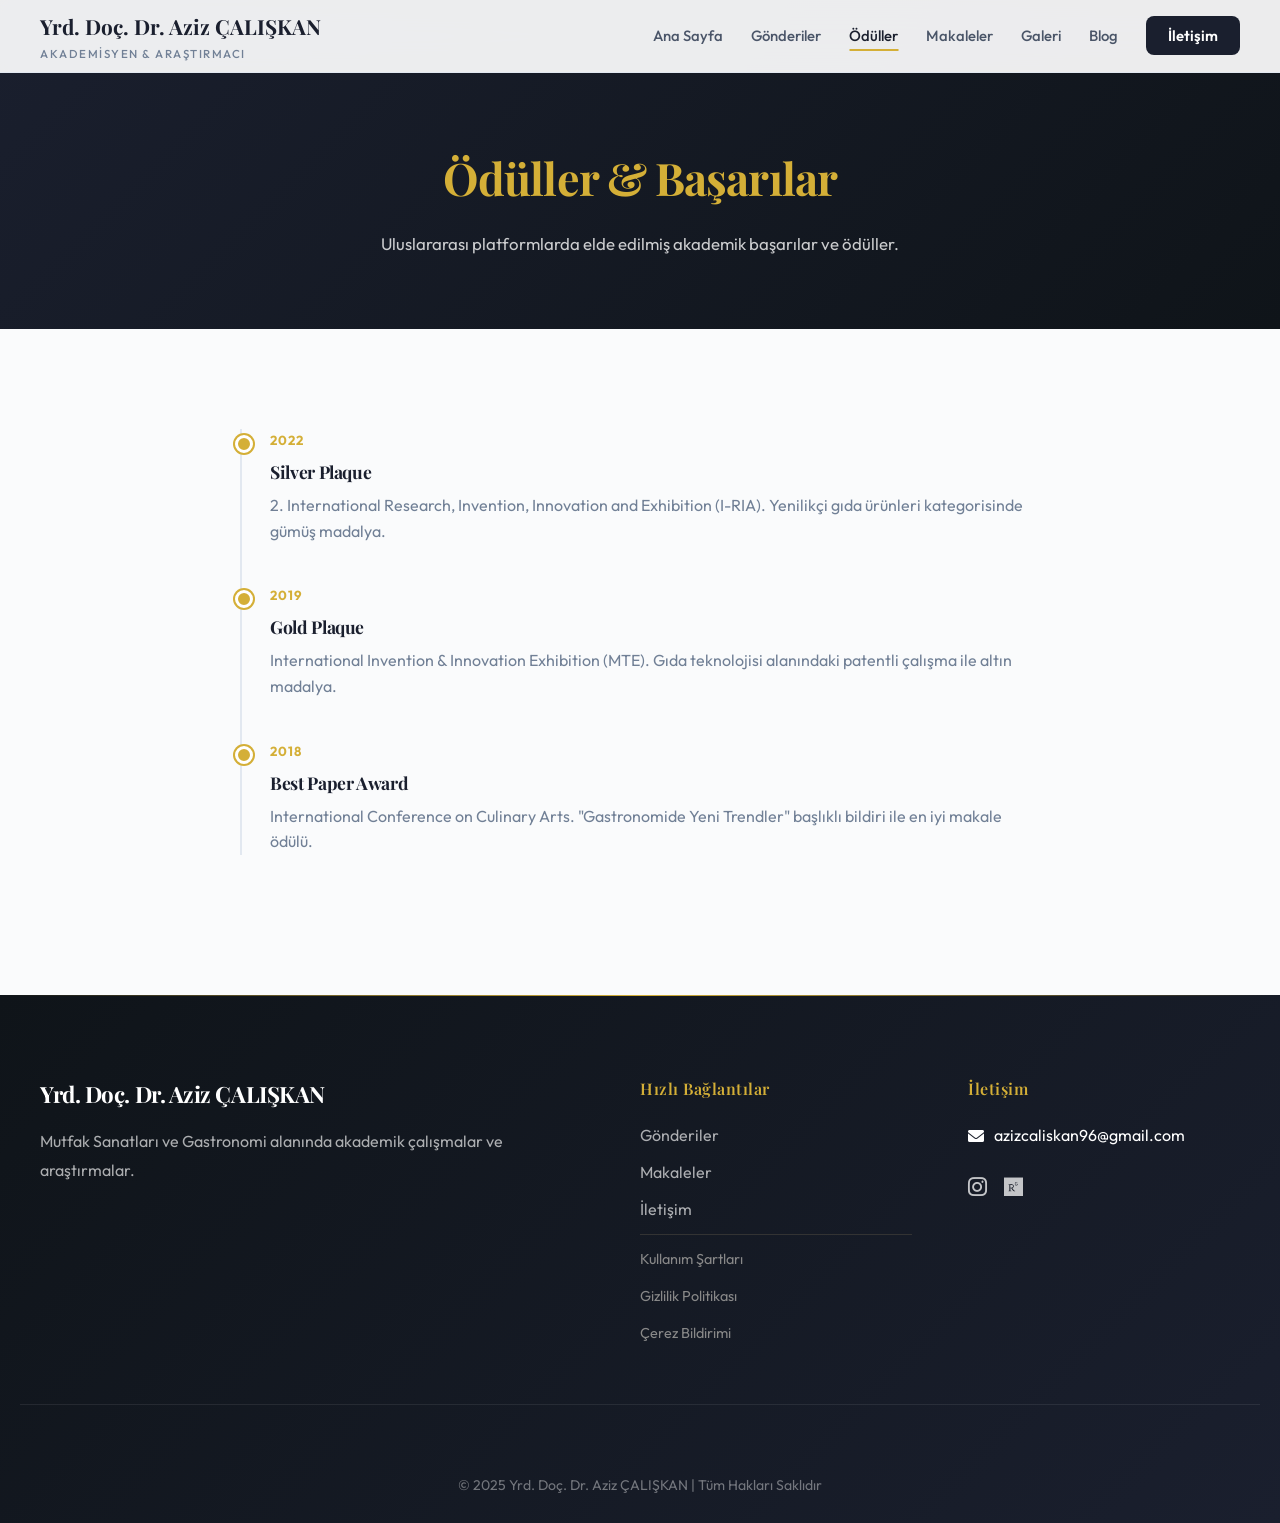
<file: pages/oduller.html>
﻿<!DOCTYPE html>
<html lang="tr">

<head>
    <meta charset="UTF-8">
    <meta name="viewport" content="width=device-width, initial-scale=1.0">
    <title>Ödüller - Yrd. Doç. Dr. Aziz ÇALIŞKAN</title>

    <link rel="stylesheet" href="../public/css/index.css">

    <link
        href="https://fonts.googleapis.com/css2?family=Outfit:wght@300;400;500;700&family=Playfair+Display:ital,wght@0,400;0,700;1,400&display=swap"
        rel="stylesheet">

    <link rel="stylesheet" href="https://cdnjs.cloudflare.com/ajax/libs/font-awesome/6.0.0/css/all.min.css"
        integrity="sha512-9usAa10IRO0HhonpyAIVpjrylPvoDwiPUiKdWk5t3PyolY1cOd4DSE0Ga+ri4AuTroPR5aQvXU9xC6qOPnzFeg=="
        crossorigin="anonymous" referrerpolicy="no-referrer" />
</head>

<body>

    <header class="header">
        <div class="container navbar">
            <a href="../index.html" class="logo">
                <span class="logo-title">Yrd. Doç. Dr. Aziz ÇALIŞKAN</span>
                <span class="logo-subtitle">Akademisyen & Araştırmacı</span>
            </a>

            <nav class="nav-menu">
                <ul class="nav-list">
                    <li class="nav-item"><a href="../index.html" class="nav-link">Ana Sayfa</a></li>
                    <li class="nav-item"><a href="gonderiler.html" class="nav-link">Gönderiler</a></li>
                    <li class="nav-item"><a href="oduller.html" class="nav-link active">Ödüller</a></li>
                    <li class="nav-item"><a href="makaleler.html" class="nav-link">Makaleler</a></li>
                    <li class="nav-item"><a href="galeri.html" class="nav-link">Galeri</a></li>
                    <li class="nav-item"><a href="blog.html" class="nav-link">Blog</a></li>
                    <li class="nav-item"><a href="iletisim.html" class="nav-link contact-btn">İletişim</a></li>
                </ul>
            </nav>

            <div class="hamburger">
                <span class="bar"></span>
                <span class="bar"></span>
                <span class="bar"></span>
            </div>
        </div>
    </header>

    <main>
        <section class="page-header">
            <div class="container">
                <h1>Ödüller & Başarılar</h1>
                <p>Uluslararası platformlarda elde edilmiş akademik başarılar ve ödüller.</p>
            </div>
        </section>

        <section class="section">
            <div class="container">
                <div class="timeline-grid" style="grid-template-columns: 1fr; max-width: 800px; margin: 0 auto;">
                    <div class="timeline-column">
                        <ul class="timeline">
                            <li class="timeline-item">
                                <span class="year">2022</span>
                                <h4>Silver Plaque</h4>
                                <p>2. International Research, Invention, Innovation and Exhibition (I-RIA). Yenilikçi
                                    gıda ürünleri kategorisinde gümüş madalya.</p>
                            </li>
                            <li class="timeline-item">
                                <span class="year">2019</span>
                                <h4>Gold Plaque</h4>
                                <p>International Invention & Innovation Exhibition (MTE). Gıda teknolojisi alanındaki
                                    patentli çalışma ile altın madalya.</p>
                            </li>
                            <li class="timeline-item">
                                <span class="year">2018</span>
                                <h4>Best Paper Award</h4>
                                <p>International Conference on Culinary Arts. "Gastronomide Yeni Trendler" başlıklı
                                    bildiri ile en iyi makale ödülü.</p>
                            </li>
                        </ul>
                    </div>
                </div>
            </div>
        </section>
    </main>

    <footer class="footer">
        <div class="container footer-content">
            <div class="footer-left">
                <h3>Yrd. Doç. Dr. Aziz ÇALIŞKAN</h3>
                <p>Mutfak Sanatları ve Gastronomi alanında akademik çalışmalar ve araştırmalar.</p>
            </div>

            <div class="footer-links">
                <h4>Hızlı Bağlantılar</h4>
                <ul>
                    <li><a href="gonderiler.html">Gönderiler</a></li>
                    <li><a href="makaleler.html">Makaleler</a></li>
                    <li><a href="iletisim.html">İletişim</a></li>
                    <li style="margin-top: 10px; border-top: 1px solid #333; padding-top: 10px;"><a
                            href="kullanim-sartlari.html" style="font-size: 0.9em; color: #888;">Kullanım Şartları</a>
                    </li>
                    <li><a href="gizlilik-politikasi.html" style="font-size: 0.9em; color: #888;">Gizlilik
                            Politikası</a></li>
                    <li><a href="cerez-bildirimi.html" style="font-size: 0.9em; color: #888;">Çerez Bildirimi</a></li>
                </ul>
            </div>

            <div class="footer-contact">
                <h4>İletişim</h4>
                <a href="mailto:azizcaliskan96@gmail.com" class="footer-mail"><i class="fas fa-envelope"></i>
                    azizcaliskan96@gmail.com</a>
                <div class="social-icons-footer">
                    <a href="https://www.instagram.com/azizcaliskan25/" target="_blank"><i
                            class="fab fa-instagram"></i></a>
                    <a href="https://www.researchgate.net/profile/Aziz-Caliskan-3" target="_blank"><i
                            class="fab fa-researchgate"></i></a>
                </div>
            </div>
        </div>
        <div class="footer-bottom">
            <p>&copy; 2025 Yrd. Doç. Dr. Aziz ÇALIŞKAN | Tüm Hakları Saklıdır</p>
        </div>
    </footer>

    <script src="../public/js/main.js"></script>
</body>

</html>
</file>
<file: public/css/index.css>
:root {
    --primary-dark: #0f1419;
    --primary-color: #1a1f2e;
    --secondary-color: #2a3142;
    --accent-color: #d4af37;
    --accent-hover: #b8941f;

    --text-primary: #1a1f2e;
    --text-secondary: #4a5568;
    --text-muted: #718096;

    --white: #ffffff;
    --off-white: #fafbfc;
    --light-bg: #f7f8fa;
    --lighter-bg: #f0f2f5;

    --border-light: #e2e8f0;
    --border-color: #cbd5e0;

    --shadow-sm: 0 2px 8px rgba(15, 20, 25, 0.04);
    --shadow-md: 0 4px 16px rgba(15, 20, 25, 0.08);
    --shadow-lg: 0 12px 32px rgba(15, 20, 25, 0.12);
    --shadow-xl: 0 20px 48px rgba(15, 20, 25, 0.16);

    --transition: all 0.3s cubic-bezier(0.4, 0, 0.2, 1);
    --transition-slow: all 0.5s cubic-bezier(0.4, 0, 0.2, 1);

    --font-main: 'Outfit', -apple-system, BlinkMacSystemFont, sans-serif;
    --font-heading: 'Playfair Display', Georgia, serif;
}

/* ===== RESET ===== */
* {
    margin: 0;
    padding: 0;
    box-sizing: border-box;
}

body {
    font-family: var(--font-main);
    background-color: var(--off-white);
    color: var(--text-primary);
    line-height: 1.7;
    overflow-x: hidden;
    -webkit-font-smoothing: antialiased;
}

a {
    text-decoration: none;
    color: inherit;
    transition: var(--transition);
}

ul { list-style: none; }

img {
    max-width: 100%;
    display: block;
}

h1, h2, h3, h4, h5, h6 {
    font-family: var(--font-heading);
    font-weight: 700;
    color: var(--text-primary);
    letter-spacing: -0.02em;
}

.container {
    max-width: 1240px;
    margin: 0 auto;
    padding: 0 20px;
}

/* ===== HEADER ===== */
.header {
    background-color: rgba(255, 255, 255, 0.92);
    backdrop-filter: blur(20px) saturate(180%);
    -webkit-backdrop-filter: blur(20px) saturate(180%);
    position: fixed;
    width: 100%;
    top: 0;
    z-index: 1000;
    border-bottom: 1px solid var(--border-light);
    transition: var(--transition);
}

.header.scrolled {
    background-color: rgba(255, 255, 255, 0.98);
    box-shadow: var(--shadow-sm);
}

.navbar {
    display: flex;
    justify-content: space-between;
    align-items: center;
    height: 72px;
}

.logo {
    display: flex;
    flex-direction: column;
}

.logo-title {
    font-family: var(--font-heading);
    font-size: 1.3rem;
    font-weight: 700;
    color: var(--text-primary);
}

.logo-subtitle {
    font-size: 0.72rem;
    color: var(--text-muted);
    letter-spacing: 1.5px;
    text-transform: uppercase;
    font-weight: 500;
}

/* ===== NAV ===== */
.nav-list {
    display: flex;
    align-items: center;
    gap: 28px;
}

.nav-link {
    font-weight: 500;
    color: var(--text-secondary);
    position: relative;
    padding: 6px 0;
    font-size: 0.93rem;
    white-space: nowrap;
}

.nav-link::after {
    content: '';
    position: absolute;
    width: 0;
    height: 2px;
    bottom: 0;
    left: 50%;
    transform: translateX(-50%);
    background-color: var(--accent-color);
    transition: var(--transition);
}

.nav-link:hover { color: var(--text-primary); }
.nav-link:hover::after,
.nav-link.active::after { width: 100%; }
.nav-link.active { color: var(--text-primary); }

.contact-btn {
    background-color: var(--primary-color);
    color: var(--white) !important;
    padding: 10px 22px !important;
    border-radius: 8px;
    font-weight: 600;
}

.contact-btn:hover {
    background-color: var(--primary-dark);
    color: var(--white);
    transform: translateY(-1px);
}

.contact-btn::after { display: none; }

/* ===== HAMBURGER ===== */
.hamburger {
    display: none;
    flex-direction: column;
    cursor: pointer;
    padding: 4px;
    z-index: 1100;
    background: none;
    border: none;
}

.bar {
    display: block;
    width: 26px;
    height: 2.5px;
    margin: 5px 0;
    background-color: var(--primary-color);
    border-radius: 2px;
    transition: var(--transition);
}

.hamburger.active .bar:nth-child(1) {
    transform: translateY(7.5px) rotate(45deg);
}
.hamburger.active .bar:nth-child(2) {
    opacity: 0;
    transform: scaleX(0);
}
.hamburger.active .bar:nth-child(3) {
    transform: translateY(-7.5px) rotate(-45deg);
}

/* ===== MOBILE NAV ===== */
@media (max-width: 992px) {
    .hamburger {
        display: flex;
    }

    .hamburger.active .bar {
        background-color: var(--white);
    }

    .nav-menu {
        position: fixed;
        top: 0;
        left: 0;
        right: 0;
        bottom: 0;
        width: 100%;
        height: 100vh;
        background-color: var(--primary-dark);
        z-index: 1050;
        display: flex;
        flex-direction: column;
        align-items: center;
        justify-content: flex-start;
        padding-top: 100px;
        transform: translateX(100%);
        transition: transform 0.35s cubic-bezier(0.4, 0, 0.2, 1);
        visibility: hidden;
        overflow-y: auto;
    }

    .nav-menu.active {
        transform: translateX(0);
        visibility: visible;
    }

    .nav-list {
        flex-direction: column;
        gap: 0;
        width: 100%;
        padding: 0;
    }

    .nav-item {
        width: 100%;
        text-align: center;
        border-bottom: 1px solid rgba(255, 255, 255, 0.05);
    }

    .nav-item:first-child {
        border-top: 1px solid rgba(255, 255, 255, 0.05);
    }

    .nav-link {
        display: block;
        padding: 20px 32px;
        font-size: 1.2rem;
        font-weight: 500;
        color: var(--white);
    }

    .nav-link::after { display: none; }

    .nav-link.active {
        color: var(--accent-color);
    }

    .contact-btn {
        display: inline-block;
        margin: 30px auto 0;
        padding: 14px 40px !important;
        border-radius: 8px;
        font-size: 1.1rem;
        background-color: var(--accent-color);
        color: var(--white) !important;
    }
}

/* ===== HERO ===== */
.hero {
    min-height: 100vh;
    display: flex;
    align-items: center;
    background: linear-gradient(135deg, #fafbfc 0%, #f0f2f5 100%);
    padding-top: 72px;
}

.hero-content {
    display: grid;
    grid-template-columns: 1.1fr 0.9fr;
    gap: 80px;
    align-items: center;
    padding: 60px 0;
}

.badge {
    background: rgba(212, 175, 55, 0.1);
    color: var(--accent-color);
    padding: 8px 20px;
    border-radius: 50px;
    font-size: 0.82rem;
    font-weight: 600;
    text-transform: uppercase;
    display: inline-block;
    margin-bottom: 24px;
    letter-spacing: 1px;
    border: 1px solid rgba(212, 175, 55, 0.25);
}

.hero h1 {
    font-size: 4rem;
    line-height: 1.1;
    margin-bottom: 20px;
    background: linear-gradient(135deg, var(--primary-dark), var(--secondary-color));
    -webkit-background-clip: text;
    -webkit-text-fill-color: transparent;
    background-clip: text;
    font-weight: 700;
}

.hero-subtitle {
    font-size: 1.3rem;
    color: var(--text-secondary);
    margin-bottom: 16px;
    font-weight: 400;
}

.hero-description {
    color: var(--text-muted);
    margin-bottom: 32px;
    font-size: 1rem;
    max-width: 520px;
    line-height: 1.75;
}

.cta-group {
    display: flex;
    gap: 16px;
    margin-bottom: 40px;
    flex-wrap: wrap;
}

.btn {
    padding: 14px 32px;
    border-radius: 8px;
    font-weight: 600;
    cursor: pointer;
    display: inline-block;
    transition: var(--transition);
    font-size: 0.97rem;
}

.btn-primary {
    background: linear-gradient(135deg, var(--primary-color), var(--primary-dark));
    color: var(--white);
    box-shadow: var(--shadow-md);
    border: none;
}

.btn-primary:hover {
    transform: translateY(-2px);
    box-shadow: var(--shadow-lg);
}

.btn-outline {
    border: 2px solid var(--primary-color);
    color: var(--primary-color);
    background: transparent;
}

.btn-outline:hover {
    background-color: var(--primary-color);
    color: var(--white);
    transform: translateY(-2px);
}

.social-links-hero a {
    font-size: 1.4rem;
    margin-right: 20px;
    color: var(--text-muted);
    display: inline-block;
}

.social-links-hero a:hover {
    color: var(--accent-color);
    transform: translateY(-3px);
}

.hero-image-wrapper { position: relative; }

.hero-image-bg {
    position: absolute;
    inset: 0;
    background: linear-gradient(135deg, rgba(212, 175, 55, 0.12), rgba(26, 31, 46, 0.04));
    border-radius: 30px;
    z-index: 0;
    transform: rotate(-6deg);
    border: 1px solid rgba(212, 175, 55, 0.2);
    animation: float 6s ease-in-out infinite;
}

@keyframes float {
    0%, 100% { transform: rotate(-6deg) translateY(0); }
    50%       { transform: rotate(-6deg) translateY(-14px); }
}

.hero-img {
    width: 85%;
    border-radius: 28px;
    box-shadow: 0 24px 48px rgba(0, 0, 0, 0.14);
    border: 4px solid rgba(255, 255, 255, 0.95);
    margin: 0 auto;
    position: relative;
    z-index: 1;
    transition: var(--transition-slow);
}

.hero-img:hover {
    transform: translateY(-5px);
    box-shadow: 0 30px 60px rgba(212, 175, 55, 0.18);
}

/* ===== SECTIONS ===== */
.section { padding: 100px 0; }

.bg-light { background-color: var(--light-bg); }

.section-header {
    text-align: center;
    margin-bottom: 64px;
}

.section-header h2 {
    font-size: 2.6rem;
    margin-bottom: 14px;
}

.divider {
    width: 80px;
    height: 4px;
    background: linear-gradient(90deg, transparent, var(--accent-color), transparent);
    margin: 0 auto;
    border-radius: 2px;
}

/* ===== CARDS ===== */
.grid-layout {
    display: grid;
    grid-template-columns: repeat(auto-fit, minmax(300px, 1fr));
    gap: 28px;
}

.card {
    background: var(--white);
    padding: 44px 36px;
    border-radius: 12px;
    box-shadow: var(--shadow-sm);
    transition: var(--transition);
    border: 1px solid var(--border-light);
    position: relative;
    overflow: hidden;
}

.card::before {
    content: '';
    position: absolute;
    top: 0; left: 0;
    width: 100%;
    height: 4px;
    background: linear-gradient(90deg, var(--accent-color), var(--accent-hover));
    transform: scaleX(0);
    transform-origin: left;
    transition: var(--transition);
}

.card:hover {
    transform: translateY(-6px);
    box-shadow: var(--shadow-lg);
}

.card:hover::before { transform: scaleX(1); }

.icon-box {
    font-size: 2.5rem;
    color: var(--accent-color);
    margin-bottom: 20px;
}

.card h3 {
    margin-bottom: 14px;
    font-size: 1.4rem;
}

.card p {
    color: var(--text-muted);
    font-size: 0.97rem;
    line-height: 1.7;
}

/* ===== TIMELINE ===== */
.timeline-grid {
    display: grid;
    grid-template-columns: 1fr 1fr;
    gap: 64px;
}

.timeline-column h3 {
    margin-bottom: 32px;
    display: flex;
    align-items: center;
    gap: 12px;
    font-size: 1.25rem;
}

.timeline {
    border-left: 2px solid var(--border-light);
    padding-left: 28px;
}

.timeline-item {
    position: relative;
    margin-bottom: 40px;
}

.timeline-item::before {
    content: '';
    position: absolute;
    left: -35px;
    top: 6px;
    width: 12px;
    height: 12px;
    background-color: var(--accent-color);
    border-radius: 50%;
    border: 3px solid var(--white);
    box-shadow: 0 0 0 2px var(--accent-color);
}

.timeline-item h4 {
    font-size: 1.1rem;
    margin-bottom: 6px;
}

.timeline-item .year {
    font-size: 0.82rem;
    color: var(--accent-color);
    font-weight: 700;
    margin-bottom: 6px;
    display: block;
    letter-spacing: 1px;
}

.timeline-item p {
    color: var(--text-muted);
    line-height: 1.6;
}

/* ===== STATS ===== */
.stats-counter {
    display: flex;
    justify-content: space-around;
    flex-wrap: wrap;
    gap: 24px;
    background: linear-gradient(135deg, var(--primary-color), var(--primary-dark));
    padding: 56px 40px;
    border-radius: 16px;
    color: var(--white);
    margin-top: 56px;
    box-shadow: var(--shadow-lg);
}

.stat-item { text-align: center; }

.stat-item .count {
    display: block;
    font-size: 2.8rem;
    font-weight: 700;
    color: var(--accent-color);
    font-family: var(--font-heading);
    margin-bottom: 6px;
}

.stat-item .label {
    font-size: 0.95rem;
    opacity: 0.85;
    font-weight: 500;
}

/* ===== PAGE HEADER ===== */
.page-header {
    background: linear-gradient(135deg, var(--primary-color) 0%, var(--primary-dark) 100%);
    color: var(--white);
    padding: 140px 0 70px;
    text-align: center;
}

.page-header h1 {
    font-size: 2.8rem;
    color: var(--accent-color);
    margin-bottom: 14px;
}

.page-header p {
    color: rgba(255, 255, 255, 0.78);
    max-width: 600px;
    margin: 0 auto;
    font-size: 1.05rem;
}

/* ===== FOOTER ===== */
.footer {
    background: linear-gradient(135deg, #0f1419 0%, #1a1f2e 100%);
    color: #fff;
    padding: 80px 0 24px;
    position: relative;
}

.footer::before {
    content: '';
    position: absolute;
    top: 0; left: 0; right: 0;
    height: 1px;
    background: linear-gradient(90deg, transparent, var(--accent-color), transparent);
}

.footer-content {
    display: grid;
    grid-template-columns: 2fr 1fr 1fr;
    gap: 56px;
    margin-bottom: 48px;
    border-bottom: 1px solid rgba(255, 255, 255, 0.08);
    padding-bottom: 48px;
}

.footer h3 { color: var(--white); margin-bottom: 14px; font-size: 1.4rem; }
.footer h4 { color: var(--accent-color); margin-bottom: 20px; font-size: 1rem; font-weight: 600; letter-spacing: 0.5px; }
.footer p { color: rgba(255, 255, 255, 0.65); line-height: 1.8; }

.footer-links ul li { margin-bottom: 10px; }

.footer-links a {
    color: rgba(255, 255, 255, 0.65);
    display: inline-block;
}

.footer-links a:hover {
    color: var(--accent-color);
    padding-left: 5px;
}

.footer-contact .footer-mail {
    display: inline-flex;
    align-items: center;
    gap: 10px;
    color: var(--white);
    margin-bottom: 20px;
    font-size: 1rem;
}

.footer-contact .footer-mail:hover { color: var(--accent-color); }

.social-icons-footer a {
    color: rgba(255, 255, 255, 0.75);
    font-size: 1.35rem;
    margin-right: 14px;
    display: inline-block;
}

.social-icons-footer a:hover {
    color: var(--accent-color);
    transform: translateY(-3px);
}

.footer-bottom {
    text-align: center;
    padding-top: 20px;
}

.footer-bottom p {
    color: rgba(255, 255, 255, 0.4);
    font-size: 0.88rem;
    max-width: 100%;
}

/* ===== FORMS ===== */
.form-group { margin-bottom: 24px; }

.form-label {
    display: block;
    margin-bottom: 8px;
    font-weight: 600;
    color: var(--text-primary);
    font-size: 0.93rem;
}

.form-control {
    width: 100%;
    padding: 14px 16px;
    background-color: var(--off-white);
    border: 1.5px solid var(--border-light);
    border-radius: 10px;
    font-family: var(--font-main);
    font-size: 0.97rem;
    color: var(--text-primary);
    transition: var(--transition);
}

.form-control:focus {
    outline: none;
    background-color: var(--white);
    border-color: var(--accent-color);
    box-shadow: 0 0 0 3px rgba(212, 175, 55, 0.1);
}

textarea.form-control {
    resize: vertical;
    min-height: 140px;
}

.form-row {
    display: grid;
    grid-template-columns: 1fr 1fr;
    gap: 18px;
}

.btn-submit {
    width: 100%;
    background: linear-gradient(135deg, var(--primary-color), var(--primary-dark));
    color: var(--white);
    padding: 16px;
    border: none;
    border-radius: 10px;
    font-size: 1rem;
    font-weight: 600;
    cursor: pointer;
    transition: var(--transition);
    box-shadow: var(--shadow-md);
}

.btn-submit:hover {
    transform: translateY(-2px);
    box-shadow: var(--shadow-lg);
}

.contact-form-wrapper {
    background: #fff;
    padding: 48px;
    border-radius: 14px;
    box-shadow: 0 8px 32px rgba(0, 0, 0, 0.07);
    max-width: 800px;
    margin: 0 auto;
}

/* ===== MODAL (Blog) ===== */
.modal-overlay {
    position: fixed;
    inset: 0;
    background-color: rgba(15, 20, 25, 0.7);
    backdrop-filter: blur(4px);
    z-index: 2000;
    display: flex;
    justify-content: center;
    align-items: center;
    opacity: 0;
    visibility: hidden;
    transition: var(--transition);
    padding: 20px;
}

.modal-overlay.active {
    opacity: 1;
    visibility: visible;
}

.modal-content {
    background-color: var(--white);
    width: 100%;
    max-width: 780px;
    max-height: 88vh;
    border-radius: 14px;
    box-shadow: var(--shadow-xl);
    overflow-y: auto;
    transform: translateY(20px);
    transition: var(--transition);
    border: 1px solid var(--border-light);
}

.modal-overlay.active .modal-content { transform: translateY(0); }

.modal-header {
    display: flex;
    justify-content: space-between;
    align-items: flex-start;
    padding: 28px 28px 20px;
    border-bottom: 1px solid var(--border-light);
    position: sticky;
    top: 0;
    background-color: var(--white);
    z-index: 10;
}

.modal-title-box h3 {
    font-size: 1.6rem;
    margin-bottom: 6px;
    line-height: 1.3;
}

.modal-meta { font-size: 0.88rem; color: var(--text-muted); }

.modal-close {
    background: transparent;
    border: none;
    font-size: 1.4rem;
    color: var(--text-muted);
    cursor: pointer;
    width: 38px;
    height: 38px;
    border-radius: 50%;
    display: flex;
    align-items: center;
    justify-content: center;
    transition: var(--transition);
    flex-shrink: 0;
}

.modal-close:hover {
    background-color: var(--lighter-bg);
    color: var(--accent-color);
}

.modal-body {
    padding: 28px;
    line-height: 1.8;
    color: var(--text-secondary);
    font-size: 1.02rem;
}

.modal-body p { margin-bottom: 20px; }
.modal-body h4 { font-size: 1.3rem; margin: 28px 0 14px; color: var(--primary-color); }
.modal-body ul { list-style-type: disc; padding-left: 22px; margin-bottom: 20px; }
.modal-body li { margin-bottom: 10px; }

/* ===== COOKIE BANNER ===== */
.cookie-banner {
    position: fixed;
    bottom: 0; left: 0;
    width: 100%;
    background-color: rgba(15, 20, 25, 0.96);
    backdrop-filter: blur(10px);
    color: #fff;
    padding: 20px 24px;
    z-index: 9999;
    display: flex;
    flex-wrap: wrap;
    justify-content: space-between;
    align-items: center;
    gap: 16px;
    border-top: 1px solid rgba(255, 255, 255, 0.08);
    animation: slideUp 0.4s ease-out;
}

@keyframes slideUp {
    from { transform: translateY(100%); }
    to   { transform: translateY(0); }
}

.cookie-content { flex: 1; min-width: 260px; }
.cookie-content h3 { margin-bottom: 8px; color: var(--accent-color); font-size: 1rem; }
.cookie-content a { color: var(--accent-color); text-decoration: underline; }
.cookie-content p { font-size: 0.9rem; color: rgba(255,255,255,0.75); }

.cookie-actions { display: flex; gap: 10px; flex-shrink: 0; }

.btn-cookie-primary {
    background-color: var(--accent-color);
    color: #000;
    border: none;
    padding: 10px 20px;
    border-radius: 6px;
    cursor: pointer;
    font-weight: 600;
    font-size: 0.92rem;
    transition: var(--transition);
}

.btn-cookie-primary:hover { background-color: var(--accent-hover); }

.btn-cookie-outline {
    background-color: transparent;
    border: 1px solid rgba(255,255,255,0.4);
    color: #fff;
    padding: 10px 20px;
    border-radius: 6px;
    cursor: pointer;
    font-size: 0.92rem;
    transition: var(--transition);
}

.btn-cookie-outline:hover {
    border-color: var(--accent-color);
    color: var(--accent-color);
}

/* ===== TABLET ===== */
@media (max-width: 1024px) {
    .hero-content { gap: 48px; }
    .hero h1 { font-size: 3.2rem; }
    .footer-content { grid-template-columns: 1fr 1fr; gap: 40px; }
    .timeline-grid { gap: 40px; }
}

/* ===== MOBILE ===== */
@media (max-width: 768px) {
    .hero-content {
        grid-template-columns: 1fr;
        text-align: center;
        gap: 32px;
        padding: 48px 0 40px;
    }

    .hero h1 { font-size: 2.6rem; }
    .hero-subtitle { font-size: 1.1rem; }
    .hero-description { font-size: 0.97rem; margin: 0 auto 28px; }

    .hero-image-wrapper { max-width: 320px; margin: 0 auto; }

    .social-links-hero { justify-content: center; }

    .cta-group { justify-content: center; }

    .section { padding: 64px 0; }
    .section-header { margin-bottom: 44px; }
    .section-header h2 { font-size: 2rem; }

    .grid-layout { grid-template-columns: 1fr; gap: 20px; }
    .card { padding: 32px 24px; }

    .timeline-grid { grid-template-columns: 1fr; gap: 40px; }

    .stats-counter { padding: 40px 24px; gap: 32px; }
    .stat-item .count { font-size: 2.2rem; }

    .page-header { padding: 120px 0 56px; }
    .page-header h1 { font-size: 2rem; }

    .footer-content {
        grid-template-columns: 1fr;
        gap: 36px;
    }

    .contact-form-wrapper { padding: 28px 20px; }

    .form-row { grid-template-columns: 1fr; gap: 0; }

    .modal-content { max-height: 92vh; border-radius: 12px 12px 0 0; }
    .modal-header { padding: 20px; }
    .modal-body { padding: 20px; }

    .cookie-banner { flex-direction: column; align-items: flex-start; }
    .cookie-actions { width: 100%; }
}

@media (max-width: 480px) {
    .container { padding: 0 14px; }
    .hero h1 { font-size: 2.1rem; }
    .btn { padding: 13px 26px; font-size: 0.93rem; }
    .cta-group { flex-direction: column; }
    .cta-group .btn { width: 100%; text-align: center; }
    .logo-title { font-size: 1.1rem; }
}

/* ===== NO SCROLL (mobile menu open) ===== */
body.no-scroll { overflow: hidden; }
</file>
